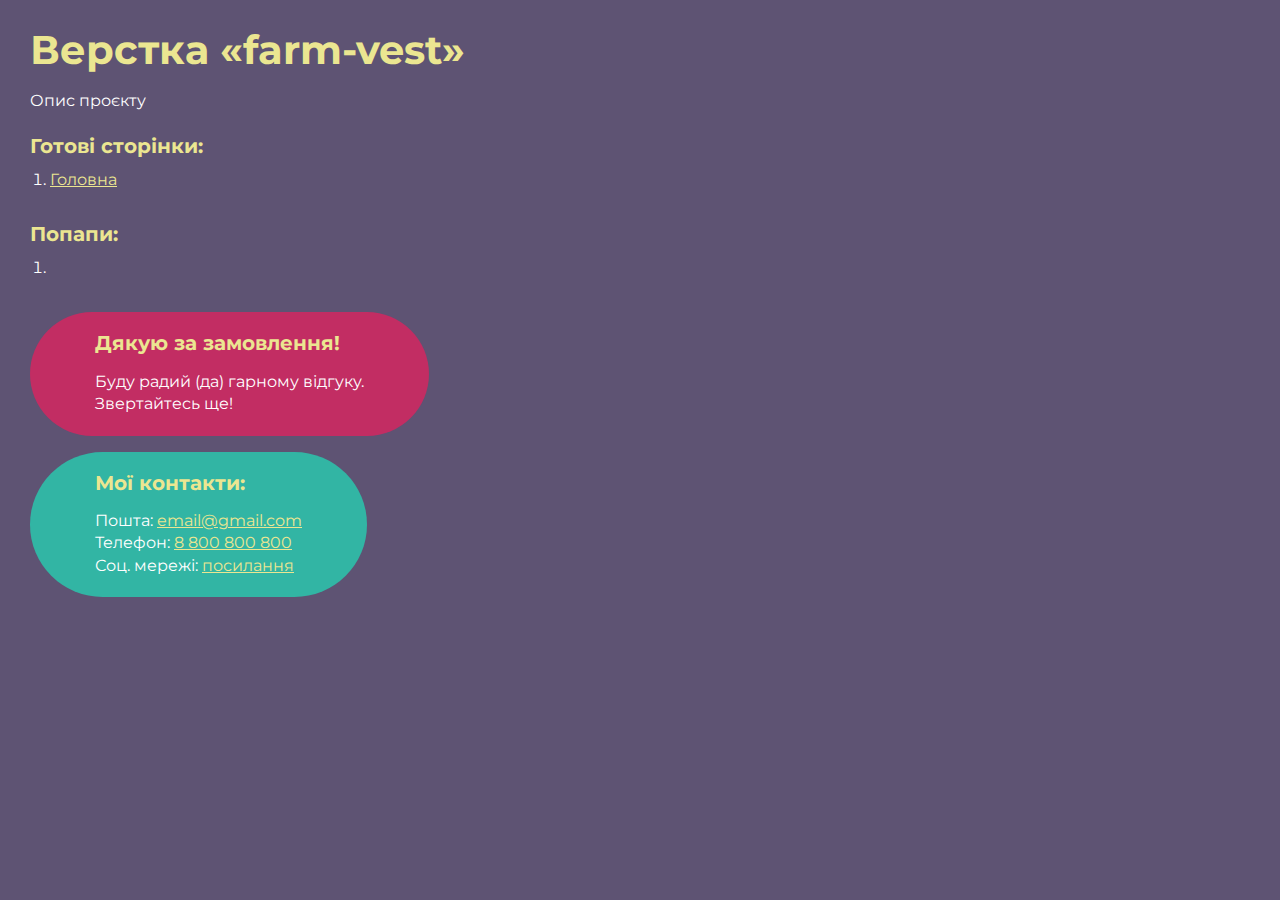
<file: index.html>
<!DOCTYPE html>
<html>

<head>
	<meta charset="UTF-8">
	<meta name="viewport" content="width=device-width, initial-scale=1.0">
	<title>Верстка «farm-vest»</title>
</head>

<body>
	<div class="rootpage">
		<h1>Верстка «farm-vest»</h1>
		<div class="rootpage__info">
			Опис проєкту
		</div>
		<h2>Готові сторінки:</h2>
		<ol class="rootpage__list">
			<li><a target="_blank" href="home.html">Головна</a></li>
		</ol>
		<h2>Попапи:</h2>
		<ol class="rootpage__list">
			<li><a target="_blank" href="home.html#"></a></li>
		</ol>
		<div class="rootpage__tnx">
			<h2>Дякую за замовлення!</h2>
			<p>Буду радий (да) гарному відгуку.</p>
			<p>Звертайтесь ще!</p>
		</div>
		<div class="rootpage__contacts">
			<h2>Мої контакти:</h2>
			<p>Пошта: <a href="mailto:email@gmail.com">email@gmail.com</a></p>
			<p>Телефон: <a href="tel:8800800800">8 800 800 800</a></p>
			<p>Соц. мережі: <a href="">посилання</a></p>
		</div>
	</div>
</body>
<style>
	@charset "UTF-8";
	@import url("https://fonts.googleapis.com/css?family=Montserrat:regular,700&display=swap");

	*,
	*::before,
	*::after {
		padding: 0px;
		margin: 0px;
		border: 0px;
		box-sizing: border-box;
	}

	html,
	body {
		height: 100%;
		margin: 0;
		padding: 0;
		min-width: 320px;
		width: 100%;
		color: #fff;
		background-color: #5e5373;
	}

	body {
		font-family: Montserrat;
		font-size: 100%;
		line-height: 1;
		font-size: 1rem;
	}

	a {
		text-decoration: underline;
		color: #ebe691
	}

	a:visited {
		text-decoration: underline;
		color: #aaa768;
	}

	a:hover {
		text-decoration: none;
	}

	ul li {
		list-style: none;
	}

	img {
		vertical-align: top;
	}

	.wrapper {
		width: 100%;
		min-height: 100%;
		overflow: hidden;
	}

	.rootpage {
		padding: 30px;
		display: flex;
		flex-direction: column;
		align-items: flex-start;
	}

	@media (max-width: 767px) {
		.rootpage {
			padding: 30px 15px;
		}
	}

	h1 {
		color: #ebe691;
		font-size: 2.5rem;
		margin: 0px 0px 1.25rem 0px;
	}

	@media (max-width: 767px) {
		h1 {
			font-size: 1.85rem;
			margin: 0px 0px 1.25rem 0px;
		}
	}

	h2 {
		color: #ebe691;
		font-size: 1.25rem;
		margin: 0px 0px 1rem 0px;
	}

	@media (max-width: 767px) {
		h2 {
			font-size: 1.125rem;
			margin: 0px 0px 1rem 0px;
		}
	}

	.rootpage__info {
		line-height: 140%;
		margin: 0px 0px 1.5rem 0px;
	}

	.rootpage__list {
		margin: 0px 0px 2.25rem 1.25rem;
	}

	.rootpage__list li:not(:last-child) {
		margin: 0px 0px 15px 0px;
	}

	.rootpage__contacts,
	.rootpage__tnx {
		border-radius: 200px;
		padding: 20px 65px;
		line-height: 140%;
	}

	@media (max-width: 767px) {

		.rootpage__contacts,
		.rootpage__tnx {
			border-radius: 40px;
			padding: 20px;
		}
	}

	.rootpage__contacts {
		background: #32b5a4;

	}

	.rootpage__contacts a {
		color: #ebe691;
	}

	.rootpage__tnx {
		background: #c22d63;
		margin: 0px 0px 1rem 0px;
	}
</style>

</html>
</file>
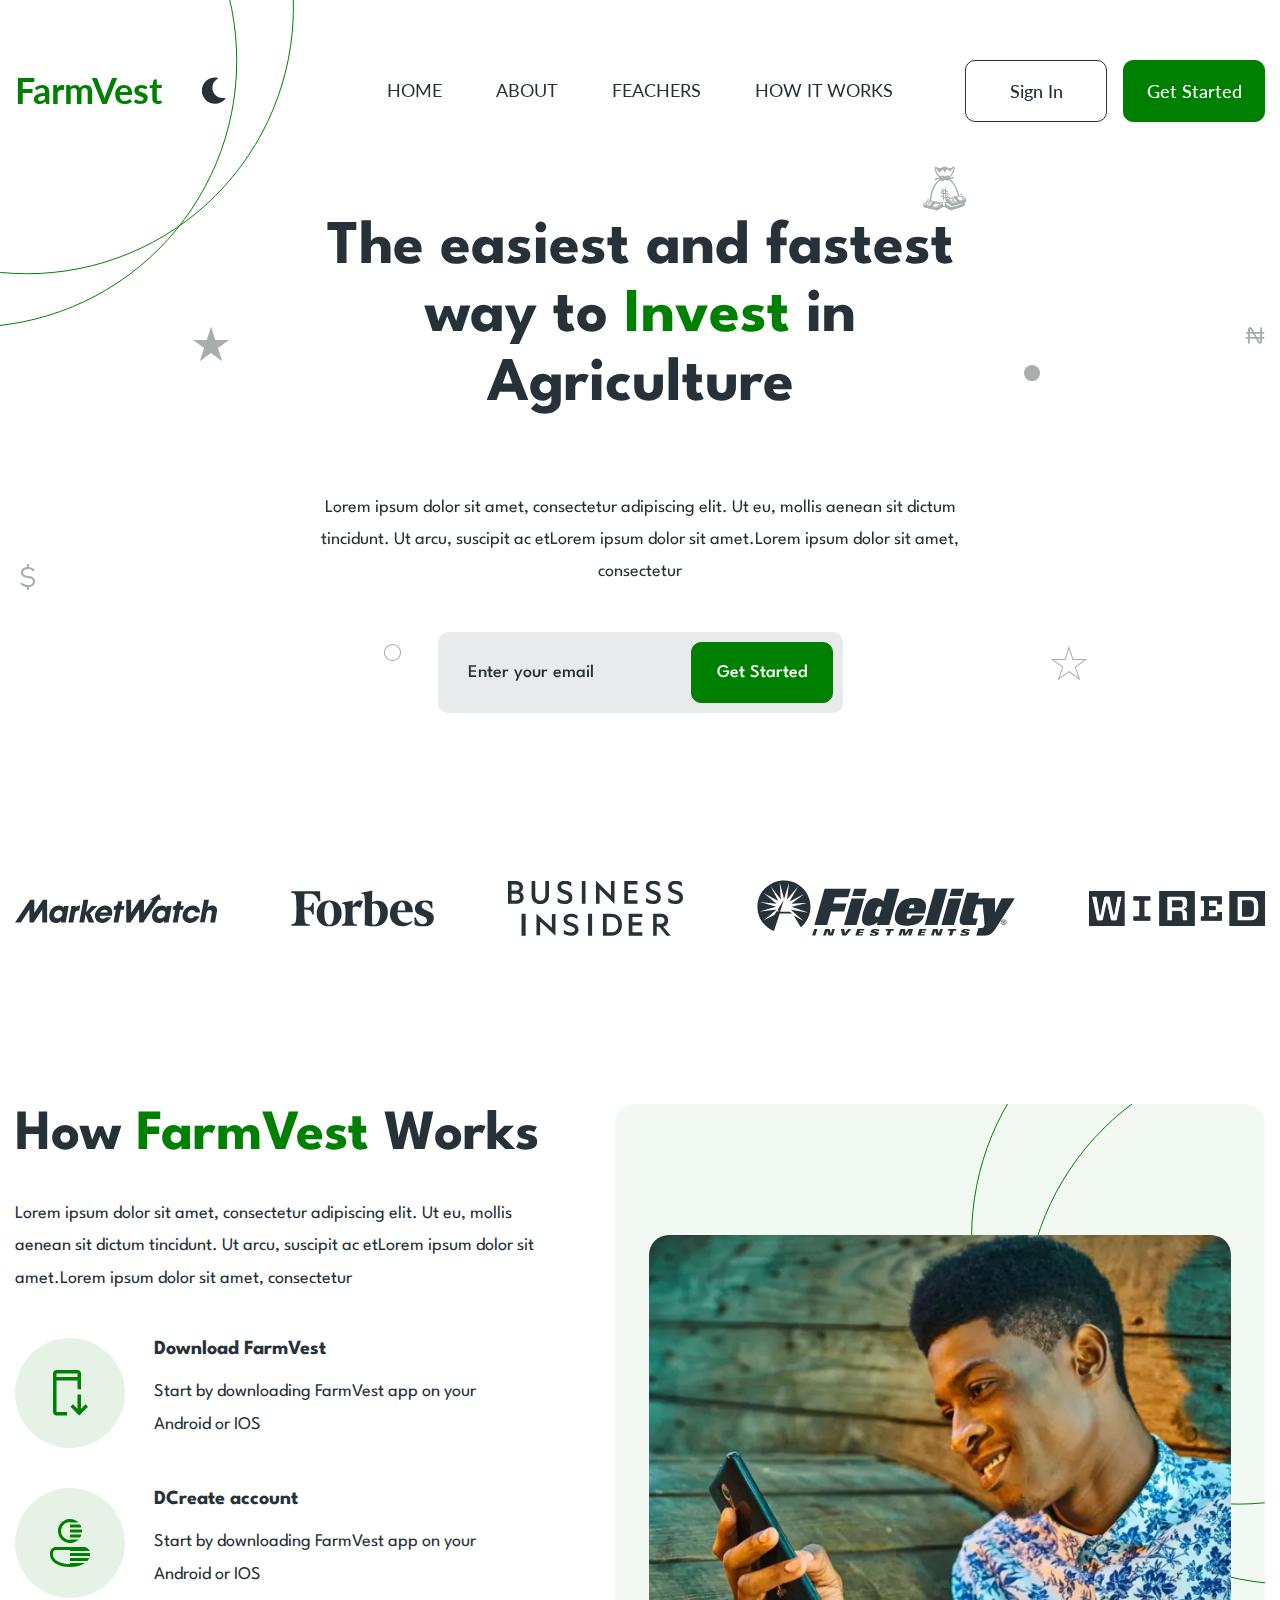
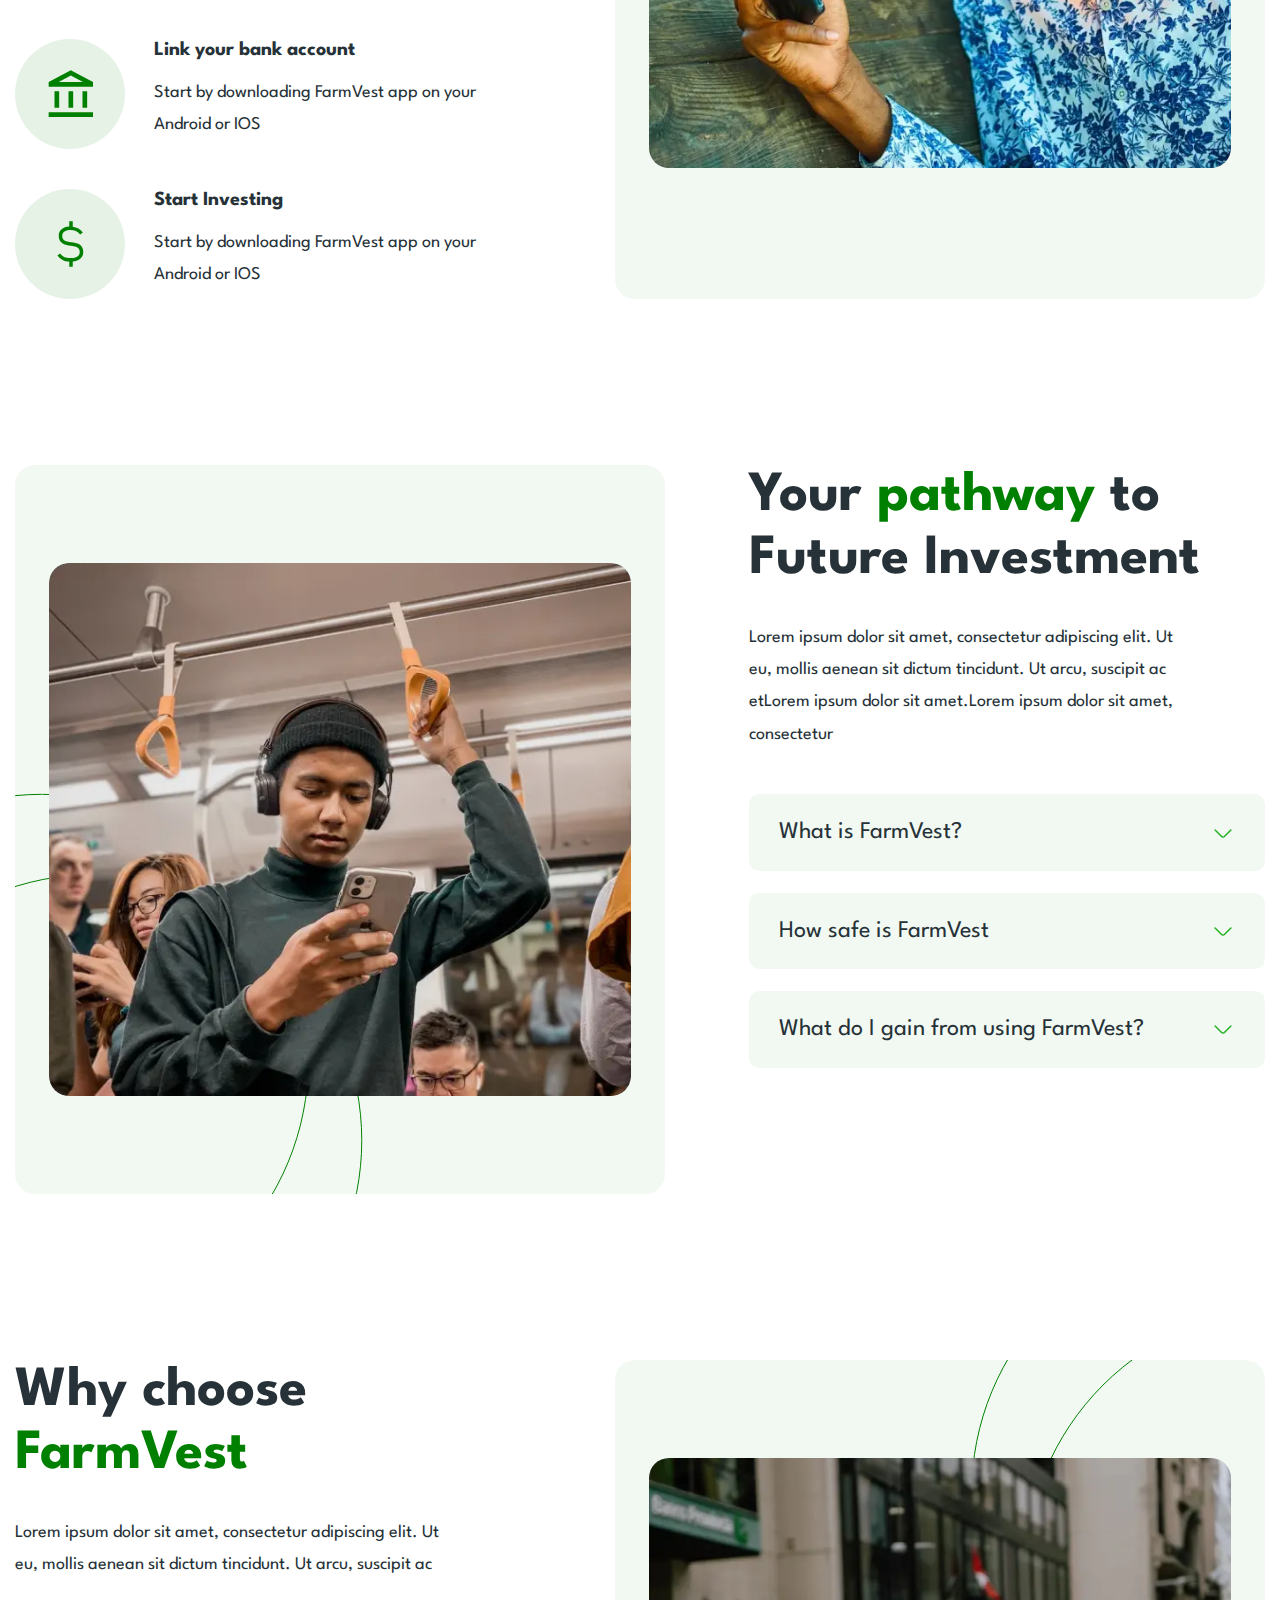
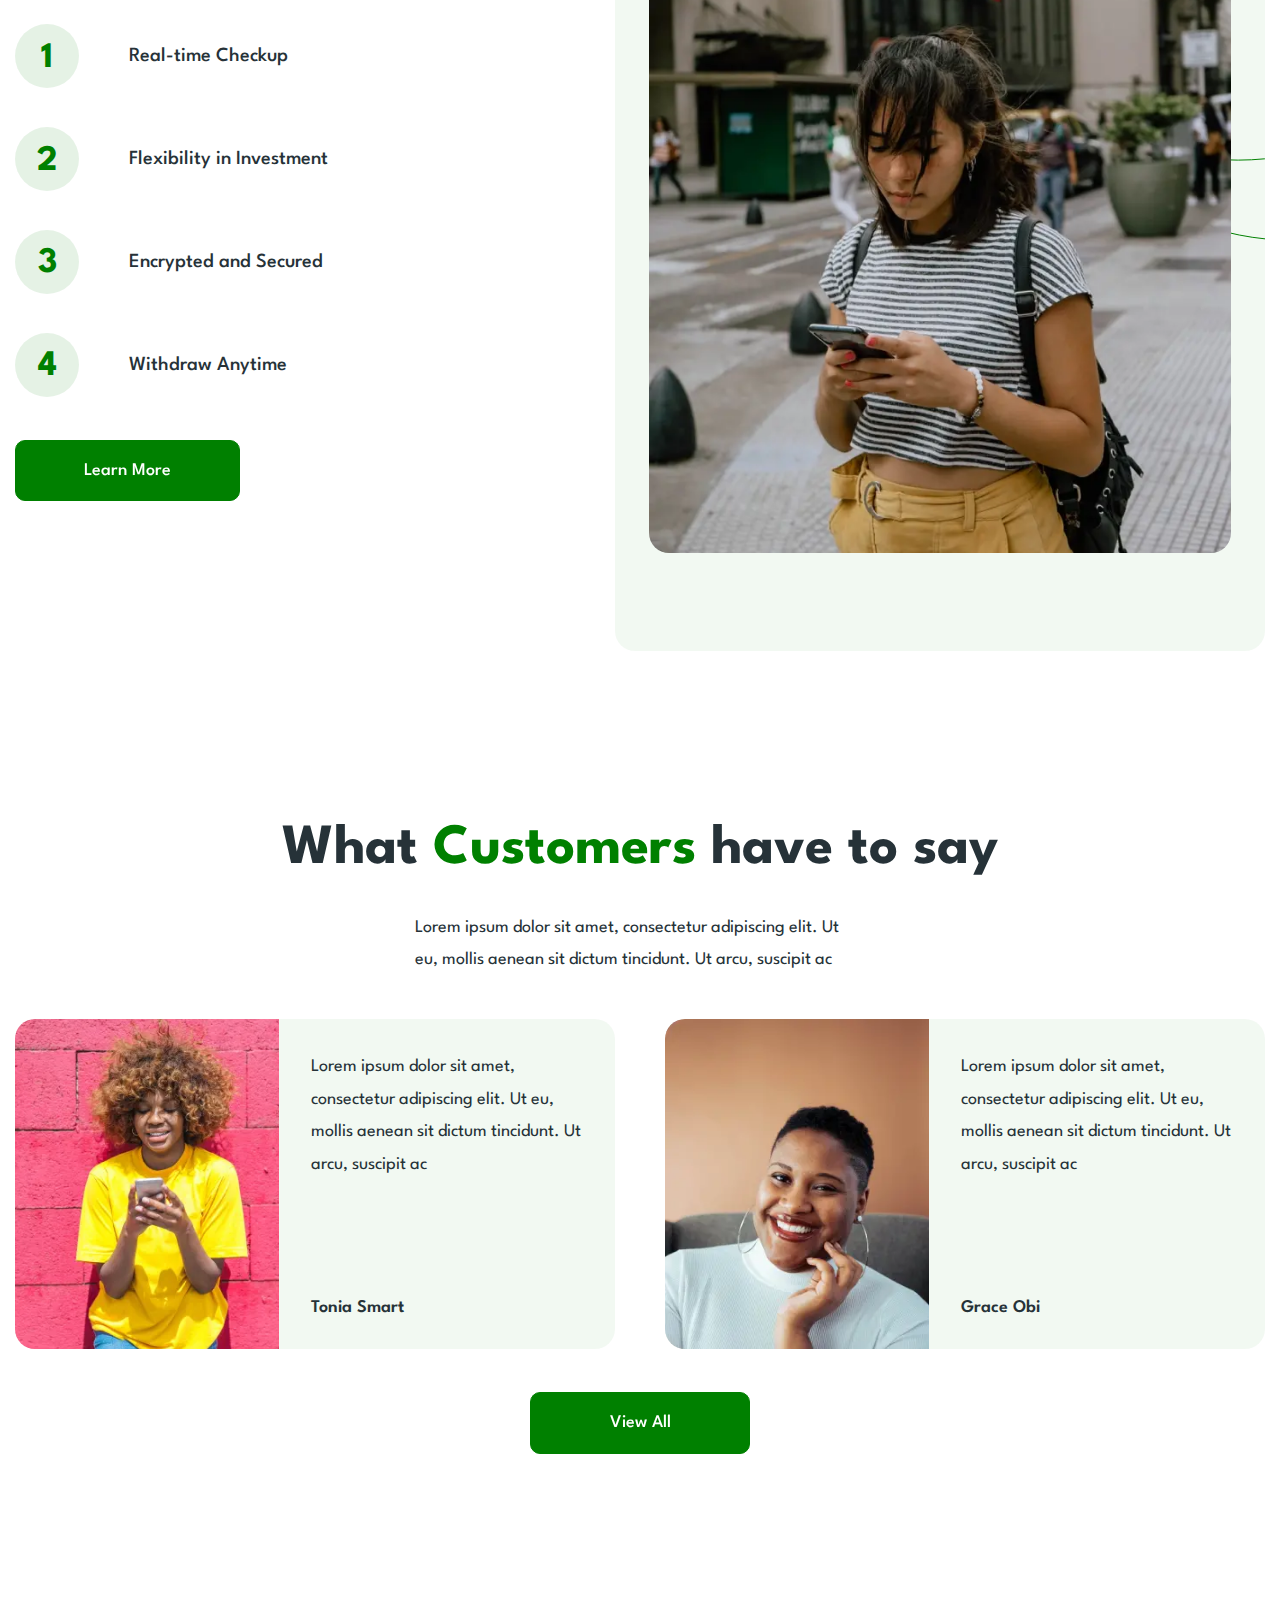
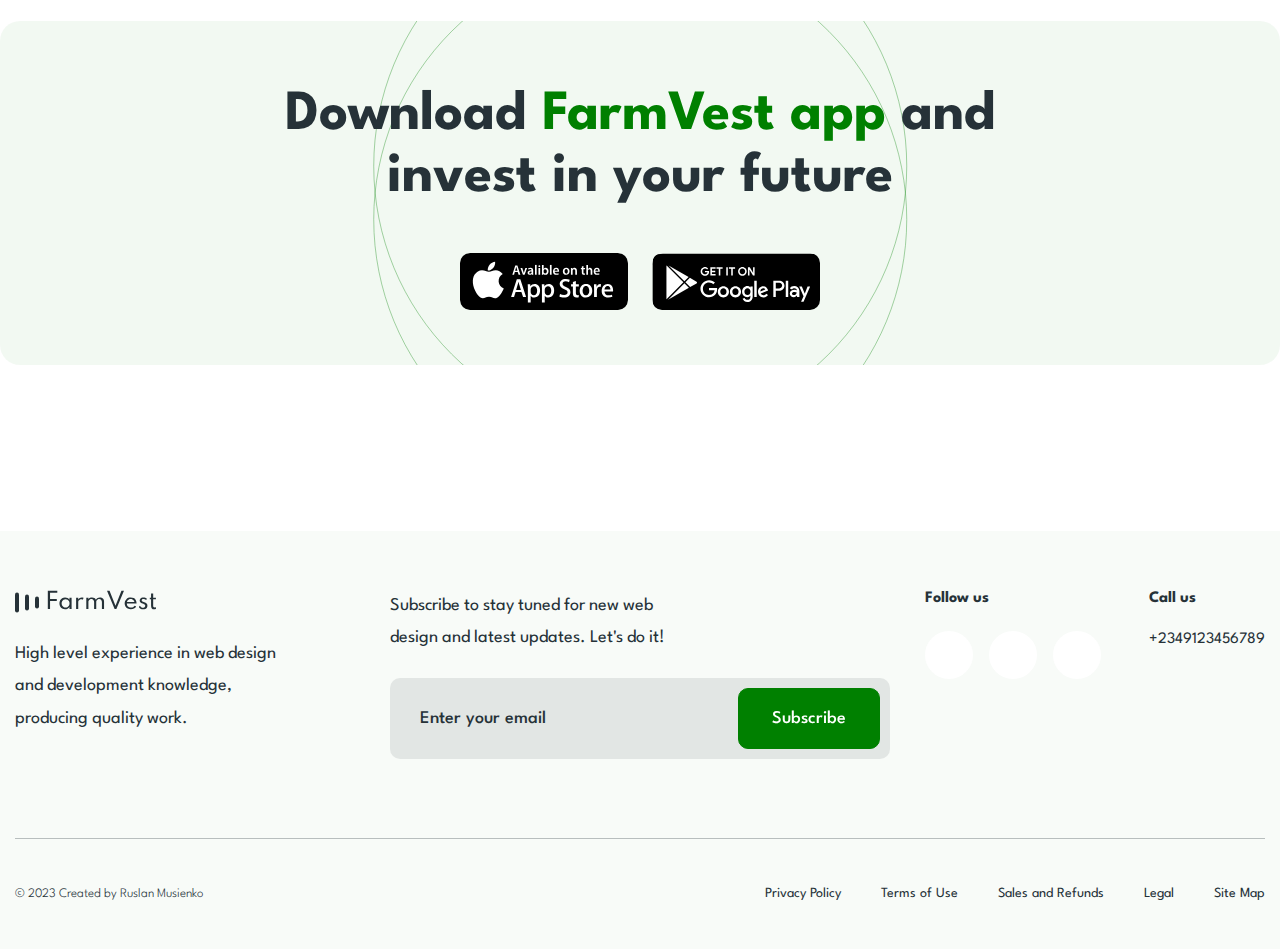
<file: home.html>
<!DOCTYPE html>
<html lang="en">

<head>
	<title>FarmVest</title>
	<meta charset="UTF-8" />
	<meta name="format-detection" content="telephone=no" />
	<!-- <style>body{opacity: 0;}</style> -->
	<link rel="stylesheet" href="css/style.min.css?_v=20230209205900" />
	<link rel="shortcut icon" href="favicon.ico" />
	<!-- <meta name="robots" content="noindex, nofollow"> -->
	<link rel="stylesheet" href="https://use.fontawesome.com/releases/v5.6.3/css/all.css?_v=20230209205900" integrity="sha384-UHRtZLI+pbxtHCWp1t77Bi1L4ZtiqrqD80Kn4Z8NTSRyMA2Fd33n5dQ8lWUE00s/" crossorigin="anonymous" />
	<meta name="viewport" content="width=device-width, initial-scale=1.0" />
</head>

<body>
	<div class="wrapper">
		<header data-lp class="header">
			<div class="header__container-big">
				<a href="home.html" class="header__logo">FarmVest</a>
				<div class="header__action">
					<button type="button" class="header__theme"></button>
					<button type="button" class="header__reset"></button>
				</div>
				<div class="header__menu menu">
					<nav class="menu__body">
						<ul class="menu__list">
							<li class="menu__item">
								<a href="#" data-goto=".page__main-block" class="menu__link">Home</a>
							</li>
							<li class="menu__item">
								<a data-goto-top="32" data-goto=".page__pathway" href="#" class="menu__link">About</a>
							</li>
							<li class="menu__item">
								<a data-goto-top="32" data-goto=".page__why" href="#" class="menu__link">Feachers</a>
							</li>
							<li class="menu__item">
								<a data-goto-top="32" data-goto=".page__how" href="#" class="menu__link">How it works</a>
							</li>
						</ul>
					</nav>
				</div>
				<div class="header__buttons">
					<a data-popup="#popup" href="#" data-da=".menu__body,991.98" class="header__button button button--lite">Sign In</a>
					<a href="#" data-goto-top="32" data-goto=".page__apps" data-da=".menu__body,991.98" class="header__button button button--h">Get Started</a>
					<button type="button" class="header__icon icon-menu">
						<span></span> <span></span> <span></span>
					</button>
				</div>
			</div>
		</header>

		<main class="page">
			<section class="page__main-block main-block">
				<div data-prlx-parent class="main-block__container-big">
					<div class="main-block__container">
						<div class="main-block__content">
							<h1 class="main-block__title title">
								The easiest and fastest way to <span>Invest</span> in
								Agriculture
							</h1>
							<div class="main-block__text">
								<p>
									Lorem ipsum dolor sit amet, consectetur adipiscing elit. Ut
									eu, mollis aenean sit dictum tincidunt. Ut arcu, suscipit ac
									etLorem ipsum dolor sit amet.Lorem ipsum dolor sit amet,
									consectetur
								</p>
							</div>
							<form action="#" class="main-block__form form">
								<input data-required="email" autocomplete="off" type="text" name="form[]" data-error="" placeholder="Enter your email" class="form__input" />
								<button type="submit" class="form__button button">
									Get Started
								</button>
							</form>
						</div>
					</div>
					<div data-prlx data-coefficient="80" data-direction="1" class="main-block__icons icons-main-block">
						<div data-prlx-mouse data-prlx-cx="600" data-prlx-cy="600" data-prlx-dyr data-prlx-dxr data-prlx-a="100" class="icons-main-block__circle icons-main-block__circle--1"></div>
						<div data-prlx-mouse data-prlx-cx="600" data-prlx-cy="600" data-prlx-a="100" class="icons-main-block__circle icons-main-block__circle--2"></div>
						<div data-prlx-mouse data-prlx-cx="10" data-prlx-cy="15" data-prlx-dxr data-prlx-dyr data-prlx-a="100" class="icons-main-block__item icons-main-block__item--1 _icon-01"></div>
						<div data-prlx-mouse data-prlx-cx="10" data-prlx-cy="15" data-prlx-a="100" class="icons-main-block__item icons-main-block__item--2 _icon-02"></div>
						<div data-prlx-mouse data-prlx-cx="10" data-prlx-cy="15" data-prlx-dxr data-prlx-dyr data-prlx-a="100" class="icons-main-block__item icons-main-block__item--3 _icon-03"></div>
						<div data-prlx-mouse data-prlx-cx="10" data-prlx-cy="15" data-prlx-a="100" class="icons-main-block__item icons-main-block__item--4 _icon-04"></div>
						<div data-prlx-mouse data-prlx-cx="10" data-prlx-cy="15" data-prlx-dxr data-prlx-dyr data-prlx-a="100" class="icons-main-block__item icons-main-block__item--5 _icon-05"></div>
						<div data-prlx-mouse data-prlx-cx="10" data-prlx-cy="15" data-prlx-a="100" class="icons-main-block__item icons-main-block__item--6 _icon-06"></div>
						<div data-prlx-mouse data-prlx-cx="10" data-prlx-cy="15" data-prlx-a="100" class="icons-main-block__item icons-main-block__item--7 _icon-07"></div>
					</div>
				</div>
			</section>
			<div class="page__partners partners">
				<div class="partners__container">
					<div class="partners__item partners__item--1"></div>
					<div class="partners__item partners__item--2"></div>
					<div class="partners__item partners__item--3"></div>
					<div class="partners__item partners__item--4"></div>
					<div class="partners__item partners__item--5"></div>
				</div>
			</div>
			<section class="page__how how">
				<div class="how__container">
					<div class="how__content">
						<h2 class="how__title title title--64">
							How <span>FarmVest</span> Works
						</h2>
						<div class="how__text">
							<p>
								Lorem ipsum dolor sit amet, consectetur adipiscing elit. Ut
								eu, mollis aenean sit dictum tincidunt. Ut arcu, suscipit ac
								etLorem ipsum dolor sit amet.Lorem ipsum dolor sit amet,
								consectetur
							</p>
						</div>
						<div class="how__items">
							<div class="how__item item-how">
								<div class="item-how__icon"></div>
								<div class="item-how__body">
									<h3 class="item-how__title">Download FarmVest</h3>
									<div class="item-how__text">
										<p>
											Start by downloading FarmVest app on your Android or IOS
										</p>
									</div>
								</div>
							</div>
							<div class="how__item item-how">
								<div class="item-how__icon"></div>
								<div class="item-how__body">
									<h3 class="item-how__title">DCreate account</h3>
									<div class="item-how__text">
										<p>
											Start by downloading FarmVest app on your Android or IOS
										</p>
									</div>
								</div>
							</div>
							<div class="how__item item-how">
								<div class="item-how__icon"></div>
								<div class="item-how__body">
									<h3 class="item-how__title">Link your bank account</h3>
									<div class="item-how__text">
										<p>
											Start by downloading FarmVest app on your Android or IOS
										</p>
									</div>
								</div>
							</div>
							<div class="how__item item-how">
								<div class="item-how__icon"></div>
								<div class="item-how__body">
									<h3 class="item-how__title">Start Investing</h3>
									<div class="item-how__text">
										<p>
											Start by downloading FarmVest app on your Android or IOS
										</p>
									</div>
								</div>
							</div>
						</div>
					</div>
					<div data-prlx-parent class="how__image image-block">
						<div data-prlx data-coefficient="80" data-direction="-1" class="image-block__item">
							<picture><source srcset="img/how/01.webp" type="image/webp"><img src="img/how/01.jpg" alt="Image" /></picture>
						</div>
						<div data-prlx-mouse data-prlx-cx="600" data-prlx-cy="600" data-prlx-a="100" class="image-block__circle image-block__circle--1"></div>
						<div data-prlx-mouse data-prlx-cx="600" data-prlx-cy="600" data-prlx-dyr data-prlx-dxr data-prlx-a="100" class="image-block__circle image-block__circle--2"></div>
					</div>
				</div>
			</section>
			<section class="page__pathway pathway">
				<div class="pathway__container">
					<div data-prlx-parent class="pathway__image image-block image-block--lb">
						<div data-prlx data-coefficient="80" data-direction="-1" class="image-block__item">
							<picture><source srcset="img/pathway/01.webp" type="image/webp"><img src="img/pathway/01.jpg" alt="Image" /></picture>
						</div>
						<div data-prlx-mouse data-prlx-cx="600" data-prlx-cy="600" data-prlx-a="100" class="image-block__circle image-block__circle--1"></div>
						<div data-prlx-mouse data-prlx-cx="600" data-prlx-cy="600" data-prlx-dyr data-prlx-dxr data-prlx-a="100" class="image-block__circle image-block__circle--2"></div>
					</div>
					<div class="pathway__content">
						<h2 class="pathway__title title title--64">
							Your <span>pathway</span> to Future Investment
						</h2>
						<div class="pathway__text">
							<p>
								Lorem ipsum dolor sit amet, consectetur adipiscing elit. Ut
								eu, mollis aenean sit dictum tincidunt. Ut arcu, suscipit ac
								etLorem ipsum dolor sit amet.Lorem ipsum dolor sit amet,
								consectetur
							</p>
						</div>
						<div data-spollers class="pathway__spollers spollers">
							<div class="spollers__item">
								<button type="button" data-spoller class="spollers__title">
									What is FarmVest?
								</button>
								<div class="spollers__body">
									Lorem, ipsum dolor sit amet consectetur adipisicing elit.
									Excepturi in deleniti cum voluptas reprehenderit veniam
									tempora voluptate id quibusdam rem?
								</div>
							</div>
							<div class="spollers__item">
								<button type="button" data-spoller class="spollers__title">
									How safe is FarmVest
								</button>
								<div class="spollers__body">
									Lorem, ipsum dolor sit amet consectetur adipisicing elit.
									Excepturi in deleniti cum voluptas reprehenderit veniam
									tempora voluptate id quibusdam rem?
								</div>
							</div>
							<div class="spollers__item">
								<button type="button" data-spoller class="spollers__title">
									What do I gain from using FarmVest?
								</button>
								<div class="spollers__body">
									Lorem, ipsum dolor sit amet consectetur adipisicing elit.
									Excepturi in deleniti cum voluptas reprehenderit veniam
									tempora voluptate id quibusdam rem?
								</div>
							</div>
						</div>
					</div>
				</div>
			</section>
			<section class="page__why why">
				<div class="why__container">
					<div class="why__content">
						<h2 class="why__title title title--64">
							Why choose <span>FarmVest</span>
						</h2>
						<div class="why__text">
							<p>
								Lorem ipsum dolor sit amet, consectetur adipiscing elit. Ut
								eu, mollis aenean sit dictum tincidunt. Ut arcu, suscipit ac
							</p>
						</div>
						<ul class="why__list">
							<li class="why__item"><span>1</span> Real-time Checkup</li>
							<li class="why__item">
								<span>2</span> Flexibility in Investment
							</li>
							<li class="why__item"><span>3</span> Encrypted and Secured</li>
							<li class="why__item"><span>4</span> Withdraw Anytime</li>
						</ul>
						<button class="why__button button">Learn More</button>
					</div>
					<div data-prlx-parent class="why__image image-block">
						<div data-prlx data-coefficient="80" data-direction="-1" class="image-block__item">
							<picture><source srcset="img/why/01.webp" type="image/webp"><img src="img/why/01.jpg" alt="Image" /></picture>
						</div>
						<div data-prlx-mouse data-prlx-cx="600" data-prlx-cy="600" data-prlx-a="100" class="image-block__circle image-block__circle--1"></div>
						<div data-prlx-mouse data-prlx-cx="600" data-prlx-cy="600" data-prlx-dyr data-prlx-dxr data-prlx-a="100" class="image-block__circle image-block__circle--2"></div>
					</div>
				</div>
			</section>
			<section class="page__reviews reviews">
				<div class="reviews__container">
					<h2 class="reviews__title title title--64">
						What <span>Customers</span> have to say
					</h2>
					<div class="reviews__text">
						<p>
							Lorem ipsum dolor sit amet, consectetur adipiscing elit. Ut eu,
							mollis aenean sit dictum tincidunt. Ut arcu, suscipit ac
						</p>
					</div>
					<div class="reviews__items">
						<div class="reviews__item item-review">
							<div class="item-review__image">
								<picture><source srcset="img/customers/01.webp" type="image/webp"><img src="img/customers/01.jpg" alt="Image" /></picture>
							</div>
							<div class="item-review__content">
								<div class="item-review__text">
									<p>
										Lorem ipsum dolor sit amet, consectetur adipiscing elit.
										Ut eu, mollis aenean sit dictum tincidunt. Ut arcu,
										suscipit ac
									</p>
								</div>
								<div class="item-review__author">Tonia Smart</div>
							</div>
						</div>
						<div class="reviews__item item-review">
							<div class="item-review__image">
								<picture><source srcset="img/customers/02.webp" type="image/webp"><img src="img/customers/02.jpg" alt="Image" /></picture>
							</div>
							<div class="item-review__content">
								<div class="item-review__text">
									<p>
										Lorem ipsum dolor sit amet, consectetur adipiscing elit.
										Ut eu, mollis aenean sit dictum tincidunt. Ut arcu,
										suscipit ac
									</p>
								</div>
								<div class="item-review__author">Grace Obi</div>
							</div>
						</div>
					</div>
					<a href="#" class="reviews__button button">View All</a>
				</div>
			</section>
			<section class="page__apps apps">
				<div class="apps__container">
					<h2 class="apps__title title title--64">
						Download <span>FarmVest app</span> and invest in your future
					</h2>
					<div class="apps__buttons">
						<a target="_blank" href="https://www.apple.com/app-store/" class="apps__link">
						</a>
						<a target="_blank" href="https://play.google.com/store/games" class="apps__link">
						</a>
					</div>
					<div class="apps__decor">
						<div data-prlx-mouse data-prlx-cx="400" data-prlx-cy="400" data-prlx-a="100" class="apps__circle apps__circle--1"></div>
						<div data-prlx-mouse data-prlx-cx="400" data-prlx-cy="400" data-prlx-dyr data-prlx-dxr data-prlx-a="100" class="apps__circle apps__circle--2"></div>
					</div>
				</div>
			</section>
		</main>
		<footer class="footer">
			<div class="footer__container-big">
				<div class="footer__body body-footer">
					<div class="body-footer__column">
						<a href="home.html" class="body-footer__logo"> </a>
						<div class="body-footer__text">
							<p>
								High level experience in web design and development knowledge,
								producing quality work.
							</p>
						</div>
					</div>
					<div class="body-footer__column">
						<div class="body-footer__text">
							<p>
								Subscribe to stay tuned for new web design and latest updates. Let's
								do it!
							</p>
						</div>
						<form action="#" class="body-footer__form form">
							<input data-required="email" autocomplete="off" type="text" name="form[]" data-error="" placeholder="Enter your email" class="form__input" />
							<button type="submit" class="form__button button">Subscribe</button>
						</form>
					</div>
					<div class="body-footer__column">
						<div class="body-footer__socail socail-body-footer">
							<div class="socail-body-footer__label">Follow us</div>
							<ul class="socail-body-footer__list">
								<li class="socail-body-footer__item">
									<a class="socail-body-footer__link" target="_blank" href="https://www.instagram.com/">
										<i class="fab fa-instagram icon"></i>
									</a>
								</li>
								<li class="socail-body-footer__item">
									<a class="socail-body-footer__link" target="_blank" href="https://www.facebook.com/"><i class="fab fa-facebook-f icon"></i></a>
								</li>
								<li class="socail-body-footer__item">
									<a class="socail-body-footer__link" target="_blank" href="https://twitter.com/"><i class="fab fa-twitter icon"></i></a>
								</li>
							</ul>
						</div>
						<div class="body-footer__callus callus-body-footer">
							<div class="callus-body-footer__label">Call us</div>
							<a class="callus-body-footer__link" href="tel:+2349123456789">+2349123456789</a>
						</div>
					</div>
				</div>
				<div class="footer__bottom bottom-footer">
					<div class="bottom-footer__copy">© 2023 Created by Ruslan Musienko</div>
					<div class="bottom-footer__items">
						<a href="#" class="bottom-footer__link">Privacy Policy</a>
						<a href="#" class="bottom-footer__link">Terms of Use</a>
						<a href="#" class="bottom-footer__link">Sales and Refunds</a>
						<a href="#" class="bottom-footer__link">Legal</a>
						<a href="#" class="bottom-footer__link">Site Map</a>
					</div>
				</div>
			</div>
		</footer>

	</div>
	<div id="popup" aria-hidden="true" class="popup">
		<div class="popup__wrapper">
			<div class="popup__content">
				<div class="popup__box">
					<div class="popup__item popup__item--1">
						<button data-close type="button" class="popup__close"></button>
						<h3 class="popup__title">SIGN IN</h3>
						<form action="#" class="popup__form form-popup">
							<div class="form-popup__line">
								<label class="form-popup__label" for="email">Email</label>
								<input id="email" required autocomplete="off" type="email" name="email" placeholder="Enter your email" class="form-popup__input" />
							</div>
							<div class="form-popup__line">
								<label class="form-popup__label" for="pass">Password</label>
								<input id="pass" required autocomplete="off" type="password" name="pass" placeholder="Enter your password" class="form-popup__input" />
							</div>
							<button type="submit" class="form-popup__button button button--popup">
								Sign In
							</button>
							<a class="form-popup__forgot">Forgot Password?</a>
						</form>
						<div class="popup__change">
							<span>Need an account?</span>
							<a class="popup__item-up">SIGN UP</a>
						</div>
					</div>
					<div class="popup__item popup__item--2">
						<button data-close type="button" class="popup__close"></button>
						<h3 class="popup__title">SIGN UP</h3>
						<form action="#" class="popup__form form-popup">
							<div class="form-popup__line">
								<label class="form-popup__label" for="email">Email</label>
								<input id="email" required autocomplete="off" type="email" name="email" placeholder="Enter your email" class="form-popup__input" />
							</div>
							<div class="form-popup__line">
								<label class="form-popup__label" for="pass">Password</label>
								<input required id="pass" autocomplete="off" type="password" name="pass" placeholder="Enter your password" class="form-popup__input" />
							</div>
							<button type="submit" class="form-popup__button button button--popup">
								Sign Up
							</button>
							<div class="form-popup__forgot">Forgot Password?</div>
						</form>
						<div class="popup__change">
							<span>Need an account?</span>
							<a class="popup__item-in">SIGN IN</a>
						</div>
					</div>
				</div>
			</div>
		</div>
	</div>
	<script src="js/app.min.js?_v=20230209205900"></script>
</body>

</html>
</file>
<file: css/style.min.css>
@charset "UTF-8";@import url(https://fonts.googleapis.com/css?family=League+Spartan:300,regular,500,600,700&display=swap);@import url(https://fonts.googleapis.com/css?family=Lato:regular,500&display=swap);@font-face{font-family:icons;font-display:swap;src:url(../fonts/icons.woff2) format("woff2"),url(../fonts/icons.woff) format("woff");font-weight:400;font-style:normal}[class*=_icon-]:before{font-family:icons;font-style:normal;font-weight:400;font-variant:normal;text-transform:none;line-height:1;-webkit-font-smoothing:antialiased;-moz-osx-font-smoothing:grayscale}[class*=_icon-]:before{display:block}._icon-01:before{content:"\e900"}._icon-02:before{content:"\e901"}._icon-03:before{content:"\e902"}._icon-04:before{content:"\e903"}._icon-05:before{content:"\e904"}._icon-06:before{content:"\e905"}._icon-07:before{content:"\e906"}._icon-facebook:before{content:"\e907"}._icon-instagram:before{content:"\e908"}._icon-twitter:before{content:"\e909"}*{padding:0;margin:0;border:0}*,:after,:before{-webkit-box-sizing:border-box;box-sizing:border-box}body,html{height:100%;min-width:320px}body{color:#263238;line-height:1;font-family:"League Spartan";font-size:1.125rem;-ms-text-size-adjust:100%;-moz-text-size-adjust:100%;-webkit-text-size-adjust:100%;-webkit-font-smoothing:antialiased;-moz-osx-font-smoothing:grayscale}button,input,textarea{font-family:"League Spartan";font-size:inherit}button{cursor:pointer;color:inherit;background-color:transparent}a{color:inherit;text-decoration:none}ul li{list-style:none}img{vertical-align:top}h1,h2,h3,h4,h5,h6{font-weight:inherit;font-size:inherit}body{color:#263238;-webkit-transition:background-color .3s,color .3s;-o-transition:background-color .3s,color .3s;transition:background-color .3s,color .3s}.dark body{color:#fff;background-color:#263238}.lock body{overflow:hidden;-ms-touch-action:none;touch-action:none;-ms-scroll-chaining:none;overscroll-behavior:none}.wrapper{min-height:100%;display:-webkit-box;display:-ms-flexbox;display:flex;-webkit-box-orient:vertical;-webkit-box-direction:normal;-ms-flex-direction:column;flex-direction:column;overflow:hidden}@supports (overflow:clip){.wrapper{overflow:clip}}.wrapper>main{-webkit-box-flex:1;-ms-flex:1 1 auto;flex:1 1 auto}.wrapper>*{min-width:0}[class*=__container]{max-width:88.75rem;-webkit-box-sizing:border-box;box-sizing:border-box;margin:0 auto}[class*=__container-big]{max-width:103.125rem;margin:0 auto;padding:0 .9375rem}body::after{content:"";background-color:rgba(0,0,0,.7);position:fixed;width:100%;height:100%;top:0;left:0;opacity:0;-webkit-transition:opacity .8s ease 0s;-o-transition:opacity .8s ease 0s;transition:opacity .8s ease 0s;pointer-events:none;z-index:149}.dark body::after{background-color:rgba(255,255,255,.4)}.popup-show body::after{opacity:1}.popup{font-family:"League Spartan";position:fixed;top:0;left:0;bottom:0;right:0;padding:1.875rem .625rem;-webkit-transition:visibility .8s ease 0s;-o-transition:visibility .8s ease 0s;transition:visibility .8s ease 0s;visibility:hidden;pointer-events:none}.popup__wrapper{display:-webkit-box;display:-ms-flexbox;display:flex;-webkit-box-orient:vertical;-webkit-box-direction:normal;-ms-flex-direction:column;flex-direction:column;-webkit-box-align:center;-ms-flex-align:center;align-items:center;min-height:100%;-webkit-box-flex:1;-ms-flex:1 1 auto;flex:1 1 auto;width:100%;display:flex;-webkit-box-pack:center;-ms-flex-pack:center;justify-content:center;align-items:center}.popup__content{width:100%;height:34.375rem;max-width:31.25rem;visibility:hidden;-webkit-transform:scale(0);-ms-transform:scale(0);transform:scale(0);-webkit-transition:-webkit-transform .3s ease 0s;transition:-webkit-transform .3s ease 0s;-o-transition:transform .3s ease 0s;transition:transform .3s ease 0s;transition:transform .3s ease 0s,-webkit-transform .3s ease 0s;background-color:transparent;-webkit-perspective:25rem;perspective:25rem;-webkit-transform-style:preserve-3d;transform-style:preserve-3d}.lock .popup__content{visibility:visible}.popup__box{position:absolute;top:0;left:0;width:100%;height:100%;-webkit-perspective:25rem;perspective:25rem;-webkit-transform-style:preserve-3d;transform-style:preserve-3d;-webkit-transition-duration:.6s;-o-transition-duration:.6s;transition-duration:.6s;background-color:transparent}.rotate .popup__box{opacity:1;-webkit-animation:form 1.2s ease forwards;animation:form 1.2s ease forwards}.rotate-2 .popup__box{opacity:1;-webkit-animation:form-2 1.2s ease forwards;animation:form-2 1.2s ease forwards}.popup__item{position:absolute;top:0;left:0;width:100%;height:100%;padding:2.5rem 1.25rem;border-radius:1.25rem;background-color:rgba(255,255,255,.8)}.dark .popup__item{background-color:rgba(38,50,56,.95)}.popup__item--1{z-index:2;-webkit-transform:rotateY(0);transform:rotateY(0);-webkit-backface-visibility:hidden;backface-visibility:hidden}.popup__item--2{-webkit-transform:rotateY(180deg);transform:rotateY(180deg);-webkit-backface-visibility:hidden;backface-visibility:hidden}.popup__close{position:absolute;top:1.25rem;right:1.25rem;width:1.875rem;height:1.875rem;overflow:hidden}.popup__close::before{content:"";position:absolute;top:50%;left:50%;width:150%;height:.125rem;background-color:#263238;-webkit-transform:translate(-50%,-50%) rotate(45deg);-ms-transform:translate(-50%,-50%) rotate(45deg);transform:translate(-50%,-50%) rotate(45deg)}.dark .popup__close::before{background-color:#fff}.popup__close::after{content:"";position:absolute;top:50%;left:50%;width:150%;height:.125rem;background-color:#263238;-webkit-transform:translate(-50%,-50%) rotate(-45deg);-ms-transform:translate(-50%,-50%) rotate(-45deg);transform:translate(-50%,-50%) rotate(-45deg)}.dark .popup__close::after{background-color:#fff}.popup__title{font-size:2.25rem;font-weight:500;color:green}.popup__title:not(:last-child){margin-bottom:1.875rem}.dark .popup__title{color:#23b123}.popup__change{width:100%;display:-webkit-box;display:-ms-flexbox;display:flex;-webkit-box-pack:center;-ms-flex-pack:center;justify-content:center;-webkit-box-align:center;-ms-flex-align:center;align-items:center;-webkit-column-gap:.9375rem;-moz-column-gap:.9375rem;column-gap:.9375rem;font-size:1.25rem}.popup__change a{font-weight:500}.popup__item-in{cursor:pointer;-webkit-touch-callout:none;-webkit-user-select:none;-moz-user-select:none;-ms-user-select:none;user-select:none}.popup__item-up{cursor:pointer;-webkit-touch-callout:none;-webkit-user-select:none;-moz-user-select:none;-ms-user-select:none;user-select:none}.popup_show{z-index:150;visibility:visible;overflow:auto;pointer-events:auto}.popup_show .popup__content{visibility:visible;-webkit-transform:scale(1);-ms-transform:scale(1);transform:scale(1)}.form-popup{display:-webkit-box;display:-ms-flexbox;display:flex;-webkit-box-orient:vertical;-webkit-box-direction:normal;-ms-flex-direction:column;flex-direction:column;row-gap:1.25rem}.form-popup__line{display:-webkit-box;display:-ms-flexbox;display:flex;-webkit-box-orient:vertical;-webkit-box-direction:normal;-ms-flex-direction:column;flex-direction:column;row-gap:.3125rem}.form-popup__label{font-size:1.375rem}.form-popup__input{padding:1.3125rem .9375rem;border-radius:.625rem;outline:0;border-radius:.625rem;-webkit-transition-duration:.15s;-o-transition-duration:.15s;transition-duration:.15s;font-size:1.25rem}._form-error .form-popup__input{color:red}.form-popup__input::-webkit-input-placeholder{color:#263238}.form-popup__input::-moz-placeholder{color:#263238}.form-popup__input:-ms-input-placeholder{color:#263238}.form-popup__input::-ms-input-placeholder{color:#263238}.form-popup__input::placeholder{color:#263238}._form-error .form-popup__input::-webkit-input-placeholder{color:red}._form-error .form-popup__input::-moz-placeholder{color:red}._form-error .form-popup__input:-ms-input-placeholder{color:red}._form-error .form-popup__input::-ms-input-placeholder{color:red}._form-error .form-popup__input::placeholder{color:red}.form-popup__input:focus{-webkit-box-shadow:inset 0 0 .625rem green;box-shadow:inset 0 0 .625rem green}.dark .form-popup__input:focus{-webkit-box-shadow:inset 0 0 .625rem #23b123;box-shadow:inset 0 0 .625rem #23b123}.form-popup__input:valid{-webkit-box-shadow:inset 0 0 .625rem green;box-shadow:inset 0 0 .625rem green}.dark .form-popup__input:valid{-webkit-box-shadow:inset 0 0 .625rem #23b123;box-shadow:inset 0 0 .625rem #23b123}.form-popup__input:focus::-webkit-input-placeholder{font-size:0}.form-popup__input:focus::-moz-placeholder{font-size:0}.form-popup__input:focus:-ms-input-placeholder{font-size:0}.form-popup__input:focus::-ms-input-placeholder{font-size:0}.form-popup__input:focus::placeholder{font-size:0}.form-popup__button{margin-top:2.5rem}.form-popup__forgot{cursor:pointer;-ms-flex-item-align:end;align-self:flex-end;display:inline-block;margin-bottom:1.875rem;-webkit-touch-callout:none;-webkit-user-select:none;-moz-user-select:none;-ms-user-select:none;user-select:none}.button--popup{height:3.75rem;background-color:green}.dark .button--popup{background-color:#23b123}@-webkit-keyframes form{0%{-webkit-transform:translateZ(0) rotateY(0);transform:translateZ(0) rotateY(0)}25%{-webkit-transform:translateZ(-200px) rotateY(0);transform:translateZ(-200px) rotateY(0)}75%{-webkit-transform:translateZ(-200px) rotateY(180deg);transform:translateZ(-200px) rotateY(180deg)}100%{-webkit-transform:translateZ(0) rotateY(180deg);transform:translateZ(0) rotateY(180deg)}}@keyframes form{0%{-webkit-transform:translateZ(0) rotateY(0);transform:translateZ(0) rotateY(0)}25%{-webkit-transform:translateZ(-200px) rotateY(0);transform:translateZ(-200px) rotateY(0)}75%{-webkit-transform:translateZ(-200px) rotateY(180deg);transform:translateZ(-200px) rotateY(180deg)}100%{-webkit-transform:translateZ(0) rotateY(180deg);transform:translateZ(0) rotateY(180deg)}}@-webkit-keyframes form-2{0%{-webkit-transform:translateZ(0) rotateY(180deg);transform:translateZ(0) rotateY(180deg)}25%{-webkit-transform:translateZ(-200px) rotateY(180deg);transform:translateZ(-200px) rotateY(180deg)}75%{-webkit-transform:translateZ(-200px) rotateY(0);transform:translateZ(-200px) rotateY(0)}100%{-webkit-transform:translateZ(0) rotateY(0);transform:translateZ(0) rotateY(0)}}@keyframes form-2{0%{-webkit-transform:translateZ(0) rotateY(180deg);transform:translateZ(0) rotateY(180deg)}25%{-webkit-transform:translateZ(-200px) rotateY(180deg);transform:translateZ(-200px) rotateY(180deg)}75%{-webkit-transform:translateZ(-200px) rotateY(0);transform:translateZ(-200px) rotateY(0)}100%{-webkit-transform:translateZ(0) rotateY(0);transform:translateZ(0) rotateY(0)}}[class*=-ibg]{position:relative}[class*=-ibg] img{position:absolute;width:100%;height:100%;top:0;left:0;-o-object-fit:cover;object-fit:cover}[class*=-ibg_contain] img{-o-object-fit:contain;object-fit:contain}.button{display:-webkit-inline-box;display:-ms-inline-flexbox;display:inline-flex;-webkit-box-pack:center;-ms-flex-pack:center;justify-content:center;-webkit-box-align:center;-ms-flex-align:center;align-items:center;overflow:hidden;min-width:8.875rem;border-radius:.625rem;font-weight:500;border:.0625rem solid green;background-color:green;color:#fff;padding-left:.9375rem;padding-right:.9375rem;-webkit-transition:all .3s ease 0s;-o-transition:all .3s ease 0s;transition:all .3s ease 0s;position:relative;vertical-align:middle;-webkit-transform:perspective(.0625rem) translateZ(0);transform:perspective(.0625rem) translateZ(0);-webkit-box-shadow:0 0 .0625rem transparent;box-shadow:0 0 .0625rem transparent}.button::before{content:"";position:absolute;z-index:-1;top:0;left:0;right:0;bottom:0;background:#fff;border-radius:100%;-webkit-transform:scale(0);-ms-transform:scale(0);transform:scale(0);-webkit-transition-property:transform;-webkit-transition-property:-webkit-transform;transition-property:-webkit-transform;-o-transition-property:transform;transition-property:transform;transition-property:transform,-webkit-transform;-webkit-transition-duration:.3s;-o-transition-duration:.3s;transition-duration:.3s;-webkit-transition-timing-function:ease-out;-o-transition-timing-function:ease-out;transition-timing-function:ease-out}.button::after{content:"";position:absolute;z-index:-1;top:0;left:0;right:0;bottom:0;background:#263238;border-radius:100%;-webkit-transform:scale(0);-ms-transform:scale(0);transform:scale(0);-webkit-transition-property:transform;-webkit-transition-property:-webkit-transform;transition-property:-webkit-transform;-o-transition-property:transform;transition-property:transform;transition-property:transform,-webkit-transform;-webkit-transition-duration:.3s;-o-transition-duration:.3s;transition-duration:.3s;-webkit-transition-timing-function:ease-out;-o-transition-timing-function:ease-out;transition-timing-function:ease-out}.dark .button{border:.0625rem solid #23b123;background-color:#23b123}.dark .button::before{background:#263238}.menu-open .button{border:.0625rem solid #23b123;background-color:#23b123}.button--lite{border:.0625rem solid #263238;background-color:#fff;color:#263238}.button--lite::before{background:#263238}.menu-open .button--lite{border:.0625rem solid #fff;background-color:#fff}.dark .button--lite{border:.0625rem solid #fff;background-color:#263238;color:#fff}.dark .button--lite::before{background:#fff}.dark.menu-open .button--lite{border:.0625rem solid #263238;color:#263238;background-color:#fff}.dark.menu-open .button--h{border:.0625rem solid green;background-color:green;color:#fff}.title{font-weight:700;line-height:1.1;text-align:center}.title span{color:green}.dark .title span{color:#23b123}.title--64{text-align:left}.image-block{display:-webkit-box;display:-ms-flexbox;display:flex;-webkit-box-pack:center;-ms-flex-pack:center;justify-content:center;-webkit-box-align:center;-ms-flex-align:center;align-items:center;background:rgba(0,128,0,.05);border-radius:1.25rem;position:relative;overflow:hidden}.dark .image-block{background:rgba(255,255,255,.05)}.image-block__item{position:relative;z-index:2;border-radius:1.25rem;overflow:hidden}.image-block__item img{max-width:100%}.image-block__circle{position:absolute;top:0;left:0;width:100%;height:100%}.image-block__circle::before{content:"";pointer-events:none;position:absolute;z-index:1;top:0;right:0;display:block;border-radius:50%;border:.0625rem solid green}.dark .image-block__circle::before{border:.0625rem solid #fff}.image-block--lb .image-block__circle::before{left:0;top:100%}.image-block__circle--1::before{-webkit-transform:translate(45%,-25%);-ms-transform:translate(45%,-25%);transform:translate(45%,-25%)}.image-block--lb .image-block__circle--1::before{-webkit-transform:translate(-35%,-60%);-ms-transform:translate(-35%,-60%);transform:translate(-35%,-60%)}.image-block__circle--2::before{-webkit-transform:translate(55%,-10%);-ms-transform:translate(55%,-10%);transform:translate(55%,-10%)}.image-block--lb .image-block__circle--2::before{-webkit-transform:translate(-45%,-75%);-ms-transform:translate(-45%,-75%);transform:translate(-45%,-75%)}.header{position:fixed;top:0;left:0;width:100%;z-index:50;font-family:Lato;-webkit-transition:background-color .3s ease;-o-transition:background-color .3s ease;transition:background-color .3s ease}.header._header-scroll{background-color:rgba(255,255,255,.85)}.dark .header._header-scroll{background-color:rgba(0,0,0,.85)}.header__container-big{display:-webkit-box;display:-ms-flexbox;display:flex;-webkit-box-align:center;-ms-flex-align:center;align-items:center;-webkit-box-pack:justify;-ms-flex-pack:justify;justify-content:space-between;position:relative;-webkit-transition-duration:.3s;-o-transition-duration:.3s;transition-duration:.3s}._header-scroll .header__container-big{padding-top:.9375rem;padding-bottom:.9375rem}.header__logo{position:relative;padding:.3125rem .625rem;margin-left:-.625rem;z-index:15;font-family:Lato;font-weight:700;line-height:1.2;color:green;-webkit-transition:all .3s ease 0s;-o-transition:all .3s ease 0s;transition:all .3s ease 0s;position:relative}.dark .header__logo{color:#23b123}.dark.menu-open .header__logo{color:green}.menu-open .header__logo{color:#23b123}.header__menu{-webkit-box-flex:1;-ms-flex:1 1 auto;flex:1 1 auto;padding:0 .9375rem}.header__action{position:absolute;top:50%;left:12.5rem;-webkit-transform:translate(0,-48%);-ms-transform:translate(0,-48%);transform:translate(0,-48%)}.header__theme{width:1.875rem;height:1.875rem;-webkit-box-flex:0;-ms-flex:0 0 1.875rem;flex:0 0 1.875rem;cursor:pointer;background:url(../img/theme/moon.svg) 0 0/100% no-repeat;position:relative;z-index:2}.dark .header__theme{background:url(../img/theme/sun.svg) 0 0/100% no-repeat}.header__reset{opacity:0;visibility:hidden}.header__reset.active{opacity:1;visibility:visible}.header__buttons{position:relative;z-index:15;display:-webkit-box;display:-ms-flexbox;display:flex;-webkit-box-align:center;-ms-flex-align:center;align-items:center;-webkit-column-gap:1rem;-moz-column-gap:1rem;column-gap:1rem}.dark ._header-scroll .header__button:nth-child(1){background-color:rgba(0,0,0,0)}.dark .header__button:nth-child(2)::before{background:#263238}.header__button:nth-child(2) ._header-scroll::before,.white .header__button:nth-child(2)::before{background:#fff}.menu{display:-webkit-box;display:-ms-flexbox;display:flex;-webkit-box-align:center;-ms-flex-align:center;align-items:center;-webkit-box-pack:center;-ms-flex-pack:center;justify-content:center}.menu__list{display:-webkit-box;display:-ms-flexbox;display:flex;-ms-flex-wrap:wrap;flex-wrap:wrap;row-gap:.625rem}.menu__link{font-weight:400;line-height:1.2;-webkit-transition:color .3s ease 0s;-o-transition:color .3s ease 0s;transition:color .3s ease 0s;text-transform:uppercase;position:relative;padding:.3125rem .625rem}.icon-menu{display:none}.footer{background:rgba(242,248,242,.5);-webkit-transition-duration:.3s;-o-transition-duration:.3s;transition-duration:.3s}.dark .footer{background:rgba(53,64,70,.5)}.footer__container-big{display:-webkit-box;display:-ms-flexbox;display:flex;-webkit-box-orient:vertical;-webkit-box-direction:normal;-ms-flex-direction:column;flex-direction:column}.body-footer{display:-ms-grid;display:grid;-ms-grid-columns:1fr 31.25rem 1fr;grid-template-columns:1fr 31.25rem 1fr;-webkit-column-gap:1.875rem;-moz-column-gap:1.875rem;column-gap:1.875rem}.body-footer__column:nth-child(3){display:-webkit-box;display:-ms-flexbox;display:flex;-webkit-box-pack:end;-ms-flex-pack:end;justify-content:flex-end;-webkit-column-gap:3rem;-moz-column-gap:3rem;column-gap:3rem}.body-footer__logo{width:8.9375rem;height:1.5625rem;background-image:url(../img/logo-footer.svg);display:block;-webkit-transition-duration:.3s;-o-transition-duration:.3s;transition-duration:.3s}.dark .body-footer__logo{background-image:url(../img/logo-footer-dark.svg)}.body-footer__logo img{max-width:100%}.body-footer__text{max-width:18.125rem;line-height:1.8}.socail-body-footer{display:-webkit-box;display:-ms-flexbox;display:flex;-webkit-box-orient:vertical;-webkit-box-direction:normal;-ms-flex-direction:column;flex-direction:column}.socail-body-footer__label{font-weight:700;font-size:1rem;line-height:1.1}.socail-body-footer__list{display:-webkit-box;display:-ms-flexbox;display:flex;-webkit-box-pack:justify;-ms-flex-pack:justify;justify-content:space-between;-webkit-box-align:center;-ms-flex-align:center;align-items:center;-webkit-column-gap:1rem;-moz-column-gap:1rem;column-gap:1rem}.socail-body-footer__link{width:3rem;height:3rem;background-color:#fff;text-align:center;line-height:3rem;font-size:1.75rem;display:block;border-radius:50%;position:relative;overflow:hidden;border:.1875rem solid #fff;z-index:1}.socail-body-footer__link::before{content:"";position:absolute;top:100%;left:0;width:100%;height:100%;background-color:green;-webkit-transition:.5s;-o-transition:.5s;transition:.5s;z-index:2}.dark .socail-body-footer__link::before{background-color:#23b123}.icon{position:relative;color:green;-webkit-transition:.5s;-o-transition:.5s;transition:.5s;z-index:3}.dark .icon{color:#23b123}.callus-body-footer{display:-webkit-box;display:-ms-flexbox;display:flex;-webkit-box-orient:vertical;-webkit-box-direction:normal;-ms-flex-direction:column;flex-direction:column}.callus-body-footer__label{font-weight:700;font-size:1rem;line-height:1.1}.callus-body-footer__link{font-size:1rem;line-height:1.15;-webkit-transition-duration:.3s;-o-transition-duration:.3s;transition-duration:.3s}.bottom-footer{border-top:.0625rem solid rgba(38,50,56,.3);display:-webkit-box;display:-ms-flexbox;display:flex;-webkit-box-align:center;-ms-flex-align:center;align-items:center;-webkit-box-pack:justify;-ms-flex-pack:justify;justify-content:space-between;-webkit-column-gap:1.25rem;-moz-column-gap:1.25rem;column-gap:1.25rem}.bottom-footer__copy{font-weight:300;font-size:.8125rem;line-height:1.1}.bottom-footer__items{display:-webkit-box;display:-ms-flexbox;display:flex;-ms-flex-wrap:wrap;flex-wrap:wrap;-webkit-column-gap:2.5rem;-moz-column-gap:2.5rem;column-gap:2.5rem}.bottom-footer__link{font-size:.875rem;line-height:1.1;-webkit-transition-duration:.3s;-o-transition-duration:.3s;transition-duration:.3s}.main-block{position:relative;z-index:3}.main-block__container-big{position:relative;z-index:2;-webkit-perspective:25rem;perspective:25rem;-webkit-transform-style:preserve-3d;transform-style:preserve-3d}.main-block__content{position:relative;z-index:2;display:-webkit-box;display:-ms-flexbox;display:flex;-webkit-box-orient:vertical;-webkit-box-direction:normal;-ms-flex-direction:column;flex-direction:column;-webkit-box-align:center;-ms-flex-align:center;align-items:center}.main-block__title{max-width:46.25rem;margin:0 auto}.main-block__text{text-align:center;font-size:1.125rem;line-height:1.8;max-width:40.625rem;margin:0 auto}.form{display:-webkit-box;display:-ms-flexbox;display:flex;-webkit-column-gap:.625rem;-moz-column-gap:.625rem;column-gap:.625rem;max-width:33.125rem;background-color:rgba(38,50,56,.1019607843);border-radius:.625rem;padding:.625rem}.dark .form{background-color:#fff}.form__input{font-weight:500;-webkit-box-flex:1;-ms-flex:1 1 auto;flex:1 1 auto;padding:1.1875rem 1.25rem;background-color:transparent;outline:0;border-radius:.625rem;-webkit-transition-duration:.15s;-o-transition-duration:.15s;transition-duration:.15s}._form-error .form__input{color:red}.form__input::-webkit-input-placeholder{color:#263238}.form__input::-moz-placeholder{color:#263238}.form__input:-ms-input-placeholder{color:#263238}.form__input::-ms-input-placeholder{color:#263238}.form__input::placeholder{color:#263238}._form-error .form__input::-webkit-input-placeholder{color:red}._form-error .form__input::-moz-placeholder{color:red}._form-error .form__input:-ms-input-placeholder{color:red}._form-error .form__input::-ms-input-placeholder{color:red}._form-error .form__input::placeholder{color:red}.form__input:focus{-webkit-box-shadow:inset 0 0 .3125rem rgba(38,50,56,.5);box-shadow:inset 0 0 .3125rem rgba(38,50,56,.5)}.form__input:focus::-webkit-input-placeholder{font-size:0}.form__input:focus::-moz-placeholder{font-size:0}.form__input:focus:-ms-input-placeholder{font-size:0}.form__input:focus::-ms-input-placeholder{font-size:0}.form__input:focus::placeholder{font-size:0}.form__button::before{background-color:#fff}.dark .form__button::before{background-color:#fff}.icons-main-block{position:absolute;top:0;left:0;width:100%;height:100%;pointer-events:none}.icons-main-block__circle{pointer-events:none;position:absolute;z-index:1;top:0;left:0}.icons-main-block__circle::before{content:"";display:block;border-radius:50%;border:.0625rem solid green;width:100%;height:100%}.dark .icons-main-block__circle::before{border:.0625rem solid #fff}.icons-main-block__circle--1::before{-webkit-transform:translate(calc(-50% - 1.875rem),-40%);-ms-transform:translate(calc(-50% - 1.875rem),-40%);transform:translate(calc(-50% - 1.875rem),-40%)}.icons-main-block__circle--2::before{-webkit-transform:translate(-45%,-50%);-ms-transform:translate(-45%,-50%);transform:translate(-45%,-50%)}.icons-main-block__item{color:#a8adb0;pointer-events:none;position:absolute;z-index:3}.dark .icons-main-block__item{color:#fff}.icons-main-block__item--1{top:70%;left:.9375rem;font-size:1.625rem}.icons-main-block__item--2{top:40%;left:15%;font-size:2.375rem}.icons-main-block__item--3{top:80%;left:30%;font-size:1.0625rem}.icons-main-block__item--4{top:20%;left:72%;font-size:2.8125rem}.icons-main-block__item--5{top:45%;left:80%;font-size:1rem}.icons-main-block__item--6{top:80%;left:82%;font-size:2.375rem}.icons-main-block__item--7{top:40%;right:.9375rem;font-size:1.25rem}.partners__container{padding-left:.9375rem;padding-right:.9375rem;display:-webkit-box;display:-ms-flexbox;display:flex;-ms-flex-wrap:wrap;flex-wrap:wrap;-webkit-box-pack:justify;-ms-flex-pack:justify;justify-content:space-between;-webkit-box-align:center;-ms-flex-align:center;align-items:center;-webkit-column-gap:1.875rem;-moz-column-gap:1.875rem;column-gap:1.875rem;row-gap:1.5625rem}.partners__item{text-align:center;background-repeat:no-repeat;background-position:center;background-size:contain;-webkit-transition-duration:.3s;-o-transition-duration:.3s;transition-duration:.3s}.partners__item--1{width:12.6275rem;height:1.809375rem;background-image:url(../img/partners/white/01.svg)}.dark .partners__item--1{background-image:url(../img/partners/dark/01.svg)}.partners__item--2{width:9.0625rem;height:2.953125rem;background-image:url(../img/partners/white/02.svg)}.dark .partners__item--2{background-image:url(../img/partners/dark/02.svg)}.partners__item--3{width:10.9375rem;height:3.398125rem;background-image:url(../img/partners/white/03.svg)}.dark .partners__item--3{background-image:url(../img/partners/dark/03.svg)}.partners__item--4{width:16.25rem;height:3.640625rem;background-image:url(../img/partners/white/04.svg)}.dark .partners__item--4{background-image:url(../img/partners/dark/04.svg)}.partners__item--5{width:11rem;height:2.1875rem;background-image:url(../img/partners/white/05.svg)}.dark .partners__item--5{background-image:url(../img/partners/dark/05.svg)}.how__container{padding-left:.9375rem;padding-right:.9375rem;display:-webkit-box;display:-ms-flexbox;display:flex}.how__content{-webkit-box-flex:0;-ms-flex:0 1 48%;flex:0 1 48%;padding-right:.9375rem}.how__title{max-width:34.375rem}.how__text{line-height:1.8;max-width:34.375rem}.how__items{display:-webkit-box;display:-ms-flexbox;display:flex;-webkit-box-orient:vertical;-webkit-box-direction:normal;-ms-flex-direction:column;flex-direction:column}.how__image{-webkit-box-flex:0;-ms-flex:0 1 52%;flex:0 1 52%}.item-how{display:-webkit-box;display:-ms-flexbox;display:flex}.item-how:nth-child(1) .item-how__icon::before{background-image:url(../img/how/icons/white/01.svg);background-repeat:no-repeat;background-position:center}.dark .item-how:nth-child(1) .item-how__icon::before{background-image:url(../img/how/icons/dark/01.svg)}.item-how:nth-child(2) .item-how__icon::before{background-image:url(../img/how/icons/white/02.svg);background-repeat:no-repeat;background-position:center}.dark .item-how:nth-child(2) .item-how__icon::before{background-image:url(../img/how/icons/dark/02.svg)}.item-how:nth-child(3) .item-how__icon::before{background-image:url(../img/how/icons/white/03.svg);background-repeat:no-repeat;background-position:center}.dark .item-how:nth-child(3) .item-how__icon::before{background-image:url(../img/how/icons/dark/03.svg)}.item-how:nth-child(4) .item-how__icon::before{background-image:url(../img/how/icons/white/04.svg);background-repeat:no-repeat;background-position:center}.dark .item-how:nth-child(4) .item-how__icon::before{background-image:url(../img/how/icons/dark/04.svg)}.item-how__icon{-webkit-box-flex:0;-ms-flex:0 0 6.875rem;flex:0 0 6.875rem;width:6.875rem;height:6.875rem;border-radius:50%;background-color:rgba(0,128,0,.1);display:-webkit-box;display:-ms-flexbox;display:flex;-webkit-box-pack:center;-ms-flex-pack:center;justify-content:center;-webkit-box-align:center;-ms-flex-align:center;align-items:center;position:relative}.item-how__icon::before{content:"";position:absolute;top:0;left:0;width:100%;height:100%;border-radius:50%;-webkit-transition-duration:.3s;-o-transition-duration:.3s;transition-duration:.3s}.item-how__body{display:-webkit-box;display:-ms-flexbox;display:flex;-webkit-box-orient:vertical;-webkit-box-direction:normal;-ms-flex-direction:column;flex-direction:column;row-gap:1rem}.item-how__title{font-weight:700;font-size:1.25rem;line-height:1.1}.item-how__text{line-height:1.8;max-width:21.875rem}.pathway__container{padding-left:.9375rem;padding-right:.9375rem;display:-webkit-box;display:-ms-flexbox;display:flex}.pathway__image{-webkit-box-flex:0;-ms-flex:0 1 52%;flex:0 1 52%;-ms-flex-item-align:start;align-self:flex-start}.pathway__content{-webkit-box-flex:0;-ms-flex:0 1 48%;flex:0 1 48%}.pathway__title{max-width:28.75rem}.pathway__text{line-height:1.8;max-width:28.125rem}.spollers{display:-webkit-box;display:-ms-flexbox;display:flex;-webkit-box-orient:vertical;-webkit-box-direction:normal;-ms-flex-direction:column;flex-direction:column}.spollers__item{background:rgba(0,128,0,.05);border-radius:.625rem;overflow:hidden}.dark .spollers__item{background:rgba(255,255,255,.05)}.spollers__title{padding:1.5rem 1.875rem;font-weight:400;font-size:1.5rem;line-height:1.2;display:-webkit-box;display:-ms-flexbox;display:flex;width:100%;-webkit-box-align:center;-ms-flex-align:center;align-items:center;-webkit-box-pack:justify;-ms-flex-pack:justify;justify-content:space-between;-webkit-column-gap:.9375rem;-moz-column-gap:.9375rem;column-gap:.9375rem;text-align:start;-webkit-transition-duration:.3s;-o-transition-duration:.3s;transition-duration:.3s}.spollers__title._spoller-active{background:rgba(0,128,0,.05)}.dark .spollers__title._spoller-active{background:rgba(255,255,255,.05)}.spollers__title._spoller-active::after{-webkit-transform:rotate(-180deg);-ms-transform:rotate(-180deg);transform:rotate(-180deg)}.spollers__title::after{content:"";display:block;-webkit-box-flex:0;-ms-flex:0 0 1.5rem;flex:0 0 1.5rem;width:1.5rem;height:1.5rem;background-image:url(../img/pathway/arrow.svg);background-size:contain;background-position:center;background-repeat:no-repeat;-webkit-transition-duration:.3s;-o-transition-duration:.3s;transition-duration:.3s}.spollers__body{line-height:1.2;padding:1.5rem 1.875rem 1.5rem}.why__container{padding-left:.9375rem;padding-right:.9375rem;display:-webkit-box;display:-ms-flexbox;display:flex}.why__content{-webkit-box-flex:0;-ms-flex:0 1 48%;flex:0 1 48%;padding-right:.9375rem;display:-webkit-box;display:-ms-flexbox;display:flex;-webkit-box-orient:vertical;-webkit-box-direction:normal;-ms-flex-direction:column;flex-direction:column}.why__title{max-width:28.75rem}.why__text{line-height:1.8;max-width:28.125rem}.why__list{display:-webkit-box;display:-ms-flexbox;display:flex;-webkit-box-orient:vertical;-webkit-box-direction:normal;-ms-flex-direction:column;flex-direction:column}.why__item{display:-webkit-box;display:-ms-flexbox;display:flex;-webkit-box-align:center;-ms-flex-align:center;align-items:center;-webkit-column-gap:3.125rem;-moz-column-gap:3.125rem;column-gap:3.125rem;font-weight:500;font-size:1.25rem;line-height:1.1}.why__item span{width:4rem;height:4rem;border-radius:50%;color:green;font-weight:700;font-size:2.25rem;display:-webkit-box;display:-ms-flexbox;display:flex;-webkit-box-align:center;-ms-flex-align:center;align-items:center;-webkit-box-pack:center;-ms-flex-pack:center;justify-content:center;position:relative;-webkit-transform:translateY(.125rem);-ms-transform:translateY(.125rem);transform:translateY(.125rem);-webkit-transition-duration:.3s;-o-transition-duration:.3s;transition-duration:.3s}.dark .why__item span{color:#fff}.why__item span::before{content:"";position:absolute;top:0;left:0;width:100%;height:100%;border-radius:50%;background:rgba(0,128,0,.1);-webkit-transform:translateY(-.125rem);-ms-transform:translateY(-.125rem);transform:translateY(-.125rem);-webkit-transition-duration:.3s;-o-transition-duration:.3s;transition-duration:.3s}.dark .why__item span::before{background:rgba(255,255,255,.05)}.why__button{min-width:14.0625rem;-ms-flex-item-align:start;align-self:flex-start}.why__image{-webkit-box-flex:0;-ms-flex:0 1 52%;flex:0 1 52%;-ms-flex-item-align:center;-ms-grid-row-align:center;align-self:center}.why__image img{max-width:100%}.reviews__container{padding-left:.9375rem;padding-right:.9375rem;display:-webkit-box;display:-ms-flexbox;display:flex;-webkit-box-orient:vertical;-webkit-box-direction:normal;-ms-flex-direction:column;flex-direction:column;-webkit-box-align:center;-ms-flex-align:center;align-items:center}.reviews__text{line-height:1.8;max-width:28.125rem}.reviews__items{display:-webkit-box;display:-ms-flexbox;display:flex;-webkit-box-pack:justify;-ms-flex-pack:justify;justify-content:space-between;-webkit-box-align:center;-ms-flex-align:center;align-items:center}.reviews__item{-webkit-box-flex:0;-ms-flex:0 1 48%;flex:0 1 48%}.reviews__button{-ms-flex-item-align:center;-ms-grid-row-align:center;align-self:center;min-width:13.75rem}.item-review{display:-webkit-box;display:-ms-flexbox;display:flex;background:rgba(0,128,0,.05);border-radius:1.25rem;overflow:hidden;-webkit-transition-duration:.3s;-o-transition-duration:.3s;transition-duration:.3s}.dark .item-review{background:rgba(255,255,255,.05)}.item-review:nth-child(1) .item-review__image img{-webkit-transform:translateX(.125rem) scale(1.03);-ms-transform:translateX(.125rem) scale(1.03);transform:translateX(.125rem) scale(1.03)}.item-review__image{-webkit-box-flex:0;-ms-flex:0 0 44%;flex:0 0 44%;position:relative;padding-bottom:54.96%;overflow:hidden}.item-review__image img{position:absolute;top:0;left:0;width:100%;height:100%;-o-object-fit:cover;object-fit:cover;-webkit-transition-duration:.3s;-o-transition-duration:.3s;transition-duration:.3s}.item-review__content{-webkit-box-flex:0;-ms-flex:0 1 56%;flex:0 1 56%;padding:2rem;display:-webkit-box;display:-ms-flexbox;display:flex;-webkit-box-orient:vertical;-webkit-box-direction:normal;-ms-flex-direction:column;flex-direction:column;-webkit-box-pack:justify;-ms-flex-pack:justify;justify-content:space-between}.item-review__text{line-height:1.8}.item-review__text:not(:last-child){margin-bottom:.9375rem}.item-review__author{font-weight:600}.apps{position:relative}.apps__container{position:relative;z-index:2;overflow:hidden;display:-webkit-box;display:-ms-flexbox;display:flex;-webkit-box-orient:vertical;-webkit-box-direction:normal;-ms-flex-direction:column;flex-direction:column;-webkit-box-align:center;-ms-flex-align:center;align-items:center;background:rgba(0,128,0,.05);border-radius:1.25rem;padding-left:.9375rem;padding-right:.9375rem}.dark .apps__container{background:rgba(255,255,255,.05)}.apps__title{position:relative;z-index:2;text-align:center;max-width:45rem}.apps__buttons{position:relative;z-index:2;display:-webkit-box;display:-ms-flexbox;display:flex;-webkit-box-align:center;-ms-flex-align:center;align-items:center;gap:1.5rem}.apps__link{-webkit-box-flex:0;-ms-flex:0 0 10.5rem;flex:0 0 10.5rem;width:10.5rem;height:3.5625rem;overflow:hidden;position:relative;overflow:hidden;border-radius:.625rem;-webkit-transition-duration:.3s;-o-transition-duration:.3s;transition-duration:.3s}.apps__link img{max-width:100%}.apps__link:nth-child(1){background-image:url(../img/apps/appstore.svg)}.apps__link:nth-child(2){background-image:url(../img/apps/google.svg)}.apps__decor{position:absolute;z-index:1;top:0;left:0;width:100%;height:100%}.apps__circle{display:block;pointer-events:none;position:absolute;z-index:1;top:50%;left:50%}.apps__circle::before{content:"";display:block;border-radius:50%;border:.0625rem solid green;opacity:.35;width:100%;height:100%;-webkit-transition-duration:.3s;-o-transition-duration:.3s;transition-duration:.3s}.dark .apps__circle::before{border:.0625rem solid #fff}.apps__circle--1::before{-webkit-transform:translate(-50%,-55%);-ms-transform:translate(-50%,-55%);transform:translate(-50%,-55%)}.apps__circle--2::before{-webkit-transform:translate(-50%,-45%);-ms-transform:translate(-50%,-45%);transform:translate(-50%,-45%)}@media (min-width:90.625em){.image-block{padding-left:2.8125rem}.image-block{padding-right:2.8125rem}.pathway__content{padding-left:7.8125rem}}@media (min-width:103.125em){.title{font-size:4.375rem}.title--64{font-size:4rem}.image-block{padding-top:7.5rem}.image-block{padding-bottom:7.5rem}.image-block__circle::before{width:36.5625rem}.image-block__circle::before{height:36.5625rem}.body-footer{padding-top:4.25rem}.body-footer{padding-bottom:6.25rem}.body-footer__logo:not(:last-child){margin-bottom:1.5rem}.body-footer__text:not(:last-child){margin-bottom:1.5rem}.socail-body-footer{row-gap:1.5rem}.callus-body-footer{row-gap:1.5rem}.bottom-footer{padding-top:3.5rem}.bottom-footer{padding-bottom:3.5rem}.page__partners{padding-top:6.25rem}.page__partners{padding-bottom:6.25rem}.page__how{padding-top:6.25rem}.page__how{padding-bottom:6.25rem}.page__pathway{padding-top:6.25rem}.page__pathway{padding-bottom:6.25rem}.page__why{padding-top:6.25rem}.page__why{padding-bottom:6.25rem}.page__reviews{padding-top:6.25rem}.page__reviews{padding-bottom:6.25rem}.page__apps{padding-top:6.25rem}.page__apps{padding-bottom:12.5rem}.main-block__container-big{padding-top:15.625rem}.main-block__container-big{padding-bottom:6.25rem}.main-block__title:not(:last-child){margin-bottom:5.3125rem}.main-block__text:not(:last-child){margin-bottom:3rem}.icons-main-block__circle{width:36.5625rem}.icons-main-block__circle{height:36.5625rem}.how__title:not(:last-child){margin-bottom:2rem}.how__text:not(:last-child){margin-bottom:3rem}.how__items{row-gap:3rem}.item-how{-webkit-column-gap:2rem;-moz-column-gap:2rem;column-gap:2rem}.pathway__title:not(:last-child){margin-bottom:2rem}.pathway__text:not(:last-child){margin-bottom:3rem}.spollers{row-gap:1.5rem}.why__title:not(:last-child){margin-bottom:2rem}.why__text:not(:last-child){margin-bottom:3rem}.why__list{row-gap:3rem}.why__list:not(:last-child){margin-bottom:3rem}.reviews__title:not(:last-child){margin-bottom:2rem}.reviews__text:not(:last-child){margin-bottom:3rem}.reviews__items:not(:last-child){margin-bottom:3rem}.apps__container{padding-top:4.5rem}.apps__container{padding-bottom:4rem}.apps__title:not(:last-child){margin-bottom:3.125rem}.apps__circle{width:36.5625rem}.apps__circle{height:36.5625rem}}@media (min-width:62em){.header__container-big{padding-top:3.75rem}.header__container-big{padding-bottom:3.75rem}.header__logo{font-size:2.25rem}}@media (min-width:75em){.button{padding-top:1.3125rem}.button{padding-bottom:1.3125rem}.header__menu{position:absolute;left:50%;-webkit-transform:translateX(-50%);-ms-transform:translateX(-50%);transform:translateX(-50%)}.menu__list{-webkit-column-gap:2.125rem;-moz-column-gap:2.125rem;column-gap:2.125rem}.menu__link{font-size:1.125rem}}@media (max-width:75em){.body-footer{-ms-grid-columns:1fr 26.5625rem 1fr;grid-template-columns:1fr 26.5625rem 1fr}.body-footer__column:nth-child(3){-webkit-box-orient:vertical;-webkit-box-direction:normal;-ms-flex-direction:column;flex-direction:column;row-gap:1.875rem}}@media (max-width:71em){.partners__container{-webkit-box-pack:center;-ms-flex-pack:center;justify-content:center}}@media (max-width:62em){.button{padding-top:1.125rem}.button{padding-bottom:1.125rem}.image-block{padding-left:.9375rem}.image-block{padding-right:.9375rem}.menu__list{-webkit-column-gap:.9375rem;-moz-column-gap:.9375rem;column-gap:.9375rem}.menu__link{font-size:1rem}.pathway__content{padding-left:.9375rem}}@media (max-width:48em){.header__container-big{padding-top:1.25rem}.header__container-big{padding-bottom:1.25rem}.header__logo{font-size:1.875rem}}@media (max-width:25em){.item-how__icon{-webkit-box-flex:0;-ms-flex:0 0 5rem;flex:0 0 5rem;width:5rem;height:5rem}.apps__buttons{-webkit-box-orient:vertical;-webkit-box-direction:normal;-ms-flex-direction:column;flex-direction:column}.apps__link{-webkit-box-flex:0;-ms-flex:0 1 auto;flex:0 1 auto}}@media (max-width:20em){.title{font-size:2.625rem}.title--64{font-size:2.375rem}.image-block{padding-top:2.5rem}.image-block{padding-bottom:2.5rem}.image-block__circle::before{width:25rem}.image-block__circle::before{height:25rem}.body-footer{padding-top:2.1875rem}.body-footer{padding-bottom:1.5625rem}.body-footer__logo:not(:last-child){margin-bottom:1.25rem}.body-footer__text:not(:last-child){margin-bottom:1.25rem}.socail-body-footer{row-gap:1.25rem}.callus-body-footer{row-gap:1.25rem}.bottom-footer{padding-top:1.5625rem}.bottom-footer{padding-bottom:1.5625rem}.page__partners{padding-top:2.5rem}.page__partners{padding-bottom:.625rem}.page__how{padding-top:4.375rem}.page__how{padding-bottom:.625rem}.page__pathway{padding-top:4.375rem}.page__pathway{padding-bottom:.625rem}.page__why{padding-top:4.375rem}.page__why{padding-bottom:.625rem}.page__reviews{padding-top:4.375rem}.page__reviews{padding-bottom:.625rem}.page__apps{padding-top:4.375rem}.page__apps{padding-bottom:5rem}.main-block__container-big{padding-top:7.5rem}.main-block__container-big{padding-bottom:2.5rem}.main-block__title:not(:last-child){margin-bottom:2.5rem}.main-block__text:not(:last-child){margin-bottom:1.875rem}.icons-main-block__circle{width:25rem}.icons-main-block__circle{height:25rem}.how__title:not(:last-child){margin-bottom:1.875rem}.how__text:not(:last-child){margin-bottom:1.875rem}.how__items{row-gap:1.25rem}.item-how{-webkit-column-gap:1.25rem;-moz-column-gap:1.25rem;column-gap:1.25rem}.pathway__title:not(:last-child){margin-bottom:1.875rem}.pathway__text:not(:last-child){margin-bottom:1.875rem}.spollers{row-gap:.9375rem}.why__title:not(:last-child){margin-bottom:1.875rem}.why__text:not(:last-child){margin-bottom:1.875rem}.why__list{row-gap:.9375rem}.why__list:not(:last-child){margin-bottom:1.875rem}.reviews__title:not(:last-child){margin-bottom:1.875rem}.reviews__text:not(:last-child){margin-bottom:1.875rem}.reviews__items:not(:last-child){margin-bottom:1.875rem}.apps__container{padding-top:2.5rem}.apps__container{padding-bottom:1.875rem}.apps__title:not(:last-child){margin-bottom:1.875rem}.apps__circle{width:25rem}.apps__circle{height:25rem}}@media (max-width:61.99875em){.header__button{min-width:15.625rem}.menu__body{position:fixed;top:-100%;left:0;width:100%;height:0;background-color:#263238;color:#fff;display:-webkit-box;display:-ms-flexbox;display:flex;-webkit-box-orient:vertical;-webkit-box-direction:normal;-ms-flex-direction:column;flex-direction:column;row-gap:2.5rem;-webkit-box-align:center;-ms-flex-align:center;align-items:center;overflow:auto;-webkit-transition-duration:.6s;-o-transition-duration:.6s;transition-duration:.6s}.dark .menu__body{background-color:#fff;color:#263238}.dark .menu__body::before{background-color:rgba(255,255,255,.85)}.menu__body::before{content:"";position:fixed;z-index:2;top:-100%;left:0;width:100%;background-color:rgba(0,0,0,.85);-webkit-transition-duration:.6s;-o-transition-duration:.6s;transition-duration:.6s}.menu-open .menu__body{top:0;height:100%}.menu-open .menu__body::before{top:0}.menu__list{-webkit-box-orient:vertical;-webkit-box-direction:normal;-ms-flex-direction:column;flex-direction:column;row-gap:2.5rem;-webkit-box-align:center;-ms-flex-align:center;align-items:center}.icon-menu{display:-webkit-box;display:-ms-flexbox;display:flex;width:3.125rem;height:3.125rem;border-radius:50%;border:.1875rem solid green;position:relative;z-index:5;-webkit-transition:all .6s ease 0s;-o-transition:all .6s ease 0s;transition:all .6s ease 0s}.dark .icon-menu{border:.1875rem solid #23b123}.dark.menu-open .icon-menu{border:.1875rem solid green}.menu-open .icon-menu{border:.1875rem solid #23b123}.icon-menu span{-webkit-transition:.3s ease 0s;-o-transition:.3s ease 0s;transition:.3s ease 0s;position:absolute;left:50%;-webkit-transform:translateX(-50%);-ms-transform:translateX(-50%);transform:translateX(-50%);width:1.625rem;height:.1875rem;background-color:green}.dark .icon-menu span{background-color:#23b123}.dark.menu-open .icon-menu span{background-color:green}.menu-open .icon-menu span{background-color:#23b123}.icon-menu span:nth-child(2){top:.8125rem}.icon-menu span:nth-child(3){bottom:.8125rem}.icon-menu span:nth-child(1){top:calc(50% - .09375rem)}.menu-open .icon-menu span:nth-child(1){width:0}.menu-open .icon-menu span:nth-child(3){bottom:calc(50% - .09375rem);-webkit-transform:rotate(-45deg) translateX(-50%);-ms-transform:rotate(-45deg) translateX(-50%);transform:rotate(-45deg) translateX(-50%);-webkit-transform-origin:left;-ms-transform-origin:left;transform-origin:left}.menu-open .icon-menu span:nth-child(2){top:calc(50% - .09375rem);-webkit-transform:rotate(45deg) translateX(-50%);-ms-transform:rotate(45deg) translateX(-50%);transform:rotate(45deg) translateX(-50%);-webkit-transform-origin:left;-ms-transform-origin:left;transform-origin:left}.body-footer{-ms-grid-columns:1fr;grid-template-columns:1fr;row-gap:1.875rem}.body-footer__column:nth-child(1){display:-webkit-box;display:-ms-flexbox;display:flex;-webkit-box-orient:vertical;-webkit-box-direction:normal;-ms-flex-direction:column;flex-direction:column;text-align:center;-webkit-box-align:center;-ms-flex-align:center;align-items:center}.body-footer__column:nth-child(2){display:-webkit-box;display:-ms-flexbox;display:flex;-webkit-box-orient:vertical;-webkit-box-direction:normal;-ms-flex-direction:column;flex-direction:column;-webkit-box-align:center;-ms-flex-align:center;align-items:center;text-align:center}.body-footer__text{max-width:100%}.socail-body-footer__label{text-align:center}.socail-body-footer__list{-webkit-box-pack:center;-ms-flex-pack:center;justify-content:center;-webkit-column-gap:1.75rem;-moz-column-gap:1.75rem;column-gap:1.75rem}.callus-body-footer{-webkit-box-align:center;-ms-flex-align:center;align-items:center}.how__container{-webkit-box-orient:vertical;-webkit-box-direction:normal;-ms-flex-direction:column;flex-direction:column;row-gap:1.875rem}.how__content{-webkit-box-flex:1;-ms-flex:1 1 auto;flex:1 1 auto;padding-right:0}.how__title{text-align:center;max-width:100%}.how__text{text-align:center;max-width:100%}.how__items{-webkit-box-align:center;-ms-flex-align:center;align-items:center}.how__image{-webkit-box-flex:1;-ms-flex:1 1 auto;flex:1 1 auto}.pathway__container{-webkit-box-orient:vertical;-webkit-box-direction:reverse;-ms-flex-direction:column-reverse;flex-direction:column-reverse;row-gap:1.875rem}.pathway__image{-ms-flex-item-align:stretch;-ms-grid-row-align:stretch;align-self:stretch}.pathway__content{padding-left:0}.pathway__title{text-align:center;max-width:100%}.pathway__text{text-align:center;max-width:100%}.why__container{-webkit-box-orient:vertical;-webkit-box-direction:normal;-ms-flex-direction:column;flex-direction:column;row-gap:1.875rem;-webkit-box-align:center;-ms-flex-align:center;align-items:center}.why__content{-webkit-box-flex:0;-ms-flex:0 1 auto;flex:0 1 auto}.why__title{text-align:center;max-width:100%}.why__text{text-align:center;max-width:100%}.why__list{-ms-flex-item-align:center;-ms-grid-row-align:center;align-self:center}.why__item{-webkit-column-gap:1.25rem;-moz-column-gap:1.25rem;column-gap:1.25rem}.why__button{-ms-flex-item-align:center;-ms-grid-row-align:center;align-self:center}.why__image{-webkit-box-flex:0;-ms-flex:0 1 auto;flex:0 1 auto}.reviews__title{text-align:center;max-width:100%}.reviews__text{text-align:center;max-width:100%}.reviews__items{-webkit-box-orient:vertical;-webkit-box-direction:normal;-ms-flex-direction:column;flex-direction:column;row-gap:1.25rem}.apps__title{text-align:center;max-width:100%}}@media (max-width:61.99875em) and (max-width:20em){.menu__body{padding-top:7.5rem}.menu__body{padding-bottom:1.875rem}}@media (max-width:61.99875em) and (max-width:48em){.menu__body::before{height:5.625rem}}@media (max-width:61.99875em) and (any-hover:none){.icon-menu{cursor:default}}@media (max-width:47.99875em){.button--popup::before{display:none}.button::before{display:none}.button::after{display:none}.icons-main-block__item{z-index:1}.dark .icons-main-block__item{opacity:.5}}@media (max-width:46.25em){.bottom-footer__items{-webkit-column-gap:1.25rem;-moz-column-gap:1.25rem;column-gap:1.25rem}}@media (max-width:41.25em){.bottom-footer{-webkit-box-orient:vertical;-webkit-box-direction:reverse;-ms-flex-direction:column-reverse;flex-direction:column-reverse;row-gap:1.25rem}.bottom-footer__items{-webkit-column-gap:1.875rem;-moz-column-gap:1.875rem;column-gap:1.875rem}}@media (max-width:32.1875em){.item-review{-webkit-box-orient:vertical;-webkit-box-direction:normal;-ms-flex-direction:column;flex-direction:column}.item-review__image{padding-bottom:100%}.item-review__image img{-webkit-transform:translateX(-2%);-ms-transform:translateX(-2%);transform:translateX(-2%);width:103%;height:103%}}@media (max-width:30.625em){.bottom-footer__items{row-gap:.625rem;-webkit-box-pack:center;-ms-flex-pack:center;justify-content:center}}@media (max-width:30.75em){.partners__container{-webkit-box-orient:vertical;-webkit-box-direction:normal;-ms-flex-direction:column;flex-direction:column}}@media (max-width:26.5625em){.header__action{left:11.25rem}.form{-webkit-box-orient:vertical;-webkit-box-direction:normal;-ms-flex-direction:column;flex-direction:column;row-gap:.625rem;width:100%;padding:.625rem}.spollers__title{padding:1.5rem .9375rem}.spollers__body{padding:1.5rem .9375rem 1.5rem}.item-review__content{padding:1.25rem}}@media (min-width:62em) and (max-width:75em){@supports (padding-top:clamp(1.125rem ,0.2307692308rem + 1.4423076923vw ,1.3125rem)){.button{padding-top:clamp(1.125rem ,.2307692308rem + 1.4423076923vw ,1.3125rem)}}@supports not (padding-top:clamp(1.125rem ,0.2307692308rem + 1.4423076923vw ,1.3125rem)){.button{padding-top:calc(1.125rem + .1875 * (100vw - 62rem)/ 13)}}@supports (padding-bottom:clamp(1.125rem ,0.2307692308rem + 1.4423076923vw ,1.3125rem)){.button{padding-bottom:clamp(1.125rem ,.2307692308rem + 1.4423076923vw ,1.3125rem)}}@supports not (padding-bottom:clamp(1.125rem ,0.2307692308rem + 1.4423076923vw ,1.3125rem)){.button{padding-bottom:calc(1.125rem + .1875 * (100vw - 62rem)/ 13)}}@supports ((-moz-column-gap:clamp(0.9375rem ,-4.7259615385rem + 9.1346153846vw ,2.125rem)) or (column-gap:clamp(0.9375rem ,-4.7259615385rem + 9.1346153846vw ,2.125rem))){.menu__list{-webkit-column-gap:clamp(.9375rem ,-4.7259615385rem + 9.1346153846vw ,2.125rem);-moz-column-gap:clamp(.9375rem ,-4.7259615385rem + 9.1346153846vw ,2.125rem);column-gap:clamp(.9375rem ,-4.7259615385rem + 9.1346153846vw ,2.125rem)}}@supports not ((-moz-column-gap:clamp(0.9375rem ,-4.7259615385rem + 9.1346153846vw ,2.125rem)) or (column-gap:clamp(0.9375rem ,-4.7259615385rem + 9.1346153846vw ,2.125rem))){.menu__list{-webkit-column-gap:calc(.9375rem + 1.1875 * (100vw - 62rem)/ 13);-moz-column-gap:calc(.9375rem + 1.1875 * (100vw - 62rem)/ 13);column-gap:calc(.9375rem + 1.1875 * (100vw - 62rem)/ 13)}}@supports (font-size:clamp(1rem ,0.4038461538rem + 0.9615384615vw ,1.125rem)){.menu__link{font-size:clamp(1rem ,.4038461538rem + .9615384615vw ,1.125rem)}}@supports not (font-size:clamp(1rem ,0.4038461538rem + 0.9615384615vw ,1.125rem)){.menu__link{font-size:calc(1rem + .125 * (100vw - 62rem)/ 13)}}}@media (min-width:20em) and (max-width:103.125em){@supports (font-size:clamp(2.625rem ,2.2039473684rem + 2.1052631579vw ,4.375rem)){.title{font-size:clamp(2.625rem ,2.2039473684rem + 2.1052631579vw ,4.375rem)}}@supports not (font-size:clamp(2.625rem ,2.2039473684rem + 2.1052631579vw ,4.375rem)){.title{font-size:calc(2.625rem + 1.75 * (100vw - 20rem)/ 83.125)}}@supports (font-size:clamp(2.375rem ,1.9840225564rem + 1.954887218vw ,4rem)){.title--64{font-size:clamp(2.375rem ,1.9840225564rem + 1.954887218vw ,4rem)}}@supports not (font-size:clamp(2.375rem ,1.9840225564rem + 1.954887218vw ,4rem)){.title--64{font-size:calc(2.375rem + 1.625 * (100vw - 20rem)/ 83.125)}}@supports (padding-top:clamp(2.5rem ,1.2969924812rem + 6.015037594vw ,7.5rem)){.image-block{padding-top:clamp(2.5rem ,1.2969924812rem + 6.015037594vw ,7.5rem)}}@supports not (padding-top:clamp(2.5rem ,1.2969924812rem + 6.015037594vw ,7.5rem)){.image-block{padding-top:calc(2.5rem + 5 * (100vw - 20rem)/ 83.125)}}@supports (padding-bottom:clamp(2.5rem ,1.2969924812rem + 6.015037594vw ,7.5rem)){.image-block{padding-bottom:clamp(2.5rem ,1.2969924812rem + 6.015037594vw ,7.5rem)}}@supports not (padding-bottom:clamp(2.5rem ,1.2969924812rem + 6.015037594vw ,7.5rem)){.image-block{padding-bottom:calc(2.5rem + 5 * (100vw - 20rem)/ 83.125)}}@supports (width:clamp(25rem ,22.2180451128rem + 13.9097744361vw ,36.5625rem)){.image-block__circle::before{width:clamp(25rem ,22.2180451128rem + 13.9097744361vw ,36.5625rem)}}@supports not (width:clamp(25rem ,22.2180451128rem + 13.9097744361vw ,36.5625rem)){.image-block__circle::before{width:calc(25rem + 11.5625 * (100vw - 20rem)/ 83.125)}}@supports (height:clamp(25rem ,22.2180451128rem + 13.9097744361vw ,36.5625rem)){.image-block__circle::before{height:clamp(25rem ,22.2180451128rem + 13.9097744361vw ,36.5625rem)}}@supports not (height:clamp(25rem ,22.2180451128rem + 13.9097744361vw ,36.5625rem)){.image-block__circle::before{height:calc(25rem + 11.5625 * (100vw - 20rem)/ 83.125)}}@supports (padding-top:clamp(2.1875rem ,1.6912593985rem + 2.4812030075vw ,4.25rem)){.body-footer{padding-top:clamp(2.1875rem ,1.6912593985rem + 2.4812030075vw ,4.25rem)}}@supports not (padding-top:clamp(2.1875rem ,1.6912593985rem + 2.4812030075vw ,4.25rem)){.body-footer{padding-top:calc(2.1875rem + 2.0625 * (100vw - 20rem)/ 83.125)}}@supports (padding-bottom:clamp(1.5625rem ,0.4346804511rem + 5.6390977444vw ,6.25rem)){.body-footer{padding-bottom:clamp(1.5625rem ,.4346804511rem + 5.6390977444vw ,6.25rem)}}@supports not (padding-bottom:clamp(1.5625rem ,0.4346804511rem + 5.6390977444vw ,6.25rem)){.body-footer{padding-bottom:calc(1.5625rem + 4.6875 * (100vw - 20rem)/ 83.125)}}@supports (margin-bottom:clamp(1.25rem ,1.1898496241rem + 0.3007518797vw ,1.5rem)){.body-footer__logo:not(:last-child){margin-bottom:clamp(1.25rem ,1.1898496241rem + .3007518797vw ,1.5rem)}}@supports not (margin-bottom:clamp(1.25rem ,1.1898496241rem + 0.3007518797vw ,1.5rem)){.body-footer__logo:not(:last-child){margin-bottom:calc(1.25rem + .25 * (100vw - 20rem)/ 83.125)}}@supports (margin-bottom:clamp(1.25rem ,1.1898496241rem + 0.3007518797vw ,1.5rem)){.body-footer__text:not(:last-child){margin-bottom:clamp(1.25rem ,1.1898496241rem + .3007518797vw ,1.5rem)}}@supports not (margin-bottom:clamp(1.25rem ,1.1898496241rem + 0.3007518797vw ,1.5rem)){.body-footer__text:not(:last-child){margin-bottom:calc(1.25rem + .25 * (100vw - 20rem)/ 83.125)}}@supports (row-gap:clamp(1.25rem ,1.1898496241rem + 0.3007518797vw ,1.5rem)){.socail-body-footer{row-gap:clamp(1.25rem ,1.1898496241rem + .3007518797vw ,1.5rem)}}@supports not (row-gap:clamp(1.25rem ,1.1898496241rem + 0.3007518797vw ,1.5rem)){.socail-body-footer{row-gap:calc(1.25rem + .25 * (100vw - 20rem)/ 83.125)}}@supports (row-gap:clamp(1.25rem ,1.1898496241rem + 0.3007518797vw ,1.5rem)){.callus-body-footer{row-gap:clamp(1.25rem ,1.1898496241rem + .3007518797vw ,1.5rem)}}@supports not (row-gap:clamp(1.25rem ,1.1898496241rem + 0.3007518797vw ,1.5rem)){.callus-body-footer{row-gap:calc(1.25rem + .25 * (100vw - 20rem)/ 83.125)}}@supports (padding-top:clamp(1.5625rem ,1.0963345865rem + 2.3308270677vw ,3.5rem)){.bottom-footer{padding-top:clamp(1.5625rem ,1.0963345865rem + 2.3308270677vw ,3.5rem)}}@supports not (padding-top:clamp(1.5625rem ,1.0963345865rem + 2.3308270677vw ,3.5rem)){.bottom-footer{padding-top:calc(1.5625rem + 1.9375 * (100vw - 20rem)/ 83.125)}}@supports (padding-bottom:clamp(1.5625rem ,1.0963345865rem + 2.3308270677vw ,3.5rem)){.bottom-footer{padding-bottom:clamp(1.5625rem ,1.0963345865rem + 2.3308270677vw ,3.5rem)}}@supports not (padding-bottom:clamp(1.5625rem ,1.0963345865rem + 2.3308270677vw ,3.5rem)){.bottom-footer{padding-bottom:calc(1.5625rem + 1.9375 * (100vw - 20rem)/ 83.125)}}@supports (padding-top:clamp(2.5rem ,1.5977443609rem + 4.5112781955vw ,6.25rem)){.page__partners{padding-top:clamp(2.5rem ,1.5977443609rem + 4.5112781955vw ,6.25rem)}}@supports not (padding-top:clamp(2.5rem ,1.5977443609rem + 4.5112781955vw ,6.25rem)){.page__partners{padding-top:calc(2.5rem + 3.75 * (100vw - 20rem)/ 83.125)}}@supports (padding-bottom:clamp(0.625rem ,-0.7283834586rem + 6.7669172932vw ,6.25rem)){.page__partners{padding-bottom:clamp(.625rem ,-.7283834586rem + 6.7669172932vw ,6.25rem)}}@supports not (padding-bottom:clamp(0.625rem ,-0.7283834586rem + 6.7669172932vw ,6.25rem)){.page__partners{padding-bottom:calc(.625rem + 5.625 * (100vw - 20rem)/ 83.125)}}@supports (padding-top:clamp(4.375rem ,3.9238721805rem + 2.2556390977vw ,6.25rem)){.page__how{padding-top:clamp(4.375rem ,3.9238721805rem + 2.2556390977vw ,6.25rem)}}@supports not (padding-top:clamp(4.375rem ,3.9238721805rem + 2.2556390977vw ,6.25rem)){.page__how{padding-top:calc(4.375rem + 1.875 * (100vw - 20rem)/ 83.125)}}@supports (padding-bottom:clamp(0.625rem ,-0.7283834586rem + 6.7669172932vw ,6.25rem)){.page__how{padding-bottom:clamp(.625rem ,-.7283834586rem + 6.7669172932vw ,6.25rem)}}@supports not (padding-bottom:clamp(0.625rem ,-0.7283834586rem + 6.7669172932vw ,6.25rem)){.page__how{padding-bottom:calc(.625rem + 5.625 * (100vw - 20rem)/ 83.125)}}@supports (padding-top:clamp(4.375rem ,3.9238721805rem + 2.2556390977vw ,6.25rem)){.page__pathway{padding-top:clamp(4.375rem ,3.9238721805rem + 2.2556390977vw ,6.25rem)}}@supports not (padding-top:clamp(4.375rem ,3.9238721805rem + 2.2556390977vw ,6.25rem)){.page__pathway{padding-top:calc(4.375rem + 1.875 * (100vw - 20rem)/ 83.125)}}@supports (padding-bottom:clamp(0.625rem ,-0.7283834586rem + 6.7669172932vw ,6.25rem)){.page__pathway{padding-bottom:clamp(.625rem ,-.7283834586rem + 6.7669172932vw ,6.25rem)}}@supports not (padding-bottom:clamp(0.625rem ,-0.7283834586rem + 6.7669172932vw ,6.25rem)){.page__pathway{padding-bottom:calc(.625rem + 5.625 * (100vw - 20rem)/ 83.125)}}@supports (padding-top:clamp(4.375rem ,3.9238721805rem + 2.2556390977vw ,6.25rem)){.page__why{padding-top:clamp(4.375rem ,3.9238721805rem + 2.2556390977vw ,6.25rem)}}@supports not (padding-top:clamp(4.375rem ,3.9238721805rem + 2.2556390977vw ,6.25rem)){.page__why{padding-top:calc(4.375rem + 1.875 * (100vw - 20rem)/ 83.125)}}@supports (padding-bottom:clamp(0.625rem ,-0.7283834586rem + 6.7669172932vw ,6.25rem)){.page__why{padding-bottom:clamp(.625rem ,-.7283834586rem + 6.7669172932vw ,6.25rem)}}@supports not (padding-bottom:clamp(0.625rem ,-0.7283834586rem + 6.7669172932vw ,6.25rem)){.page__why{padding-bottom:calc(.625rem + 5.625 * (100vw - 20rem)/ 83.125)}}@supports (padding-top:clamp(4.375rem ,3.9238721805rem + 2.2556390977vw ,6.25rem)){.page__reviews{padding-top:clamp(4.375rem ,3.9238721805rem + 2.2556390977vw ,6.25rem)}}@supports not (padding-top:clamp(4.375rem ,3.9238721805rem + 2.2556390977vw ,6.25rem)){.page__reviews{padding-top:calc(4.375rem + 1.875 * (100vw - 20rem)/ 83.125)}}@supports (padding-bottom:clamp(0.625rem ,-0.7283834586rem + 6.7669172932vw ,6.25rem)){.page__reviews{padding-bottom:clamp(.625rem ,-.7283834586rem + 6.7669172932vw ,6.25rem)}}@supports not (padding-bottom:clamp(0.625rem ,-0.7283834586rem + 6.7669172932vw ,6.25rem)){.page__reviews{padding-bottom:calc(.625rem + 5.625 * (100vw - 20rem)/ 83.125)}}@supports (padding-top:clamp(4.375rem ,3.9238721805rem + 2.2556390977vw ,6.25rem)){.page__apps{padding-top:clamp(4.375rem ,3.9238721805rem + 2.2556390977vw ,6.25rem)}}@supports not (padding-top:clamp(4.375rem ,3.9238721805rem + 2.2556390977vw ,6.25rem)){.page__apps{padding-top:calc(4.375rem + 1.875 * (100vw - 20rem)/ 83.125)}}@supports (padding-bottom:clamp(5rem ,3.1954887218rem + 9.022556391vw ,12.5rem)){.page__apps{padding-bottom:clamp(5rem ,3.1954887218rem + 9.022556391vw ,12.5rem)}}@supports not (padding-bottom:clamp(5rem ,3.1954887218rem + 9.022556391vw ,12.5rem)){.page__apps{padding-bottom:calc(5rem + 7.5 * (100vw - 20rem)/ 83.125)}}@supports (padding-top:clamp(7.5rem ,5.545112782rem + 9.7744360902vw ,15.625rem)){.main-block__container-big{padding-top:clamp(7.5rem ,5.545112782rem + 9.7744360902vw ,15.625rem)}}@supports not (padding-top:clamp(7.5rem ,5.545112782rem + 9.7744360902vw ,15.625rem)){.main-block__container-big{padding-top:calc(7.5rem + 8.125 * (100vw - 20rem)/ 83.125)}}@supports (padding-bottom:clamp(2.5rem ,1.5977443609rem + 4.5112781955vw ,6.25rem)){.main-block__container-big{padding-bottom:clamp(2.5rem ,1.5977443609rem + 4.5112781955vw ,6.25rem)}}@supports not (padding-bottom:clamp(2.5rem ,1.5977443609rem + 4.5112781955vw ,6.25rem)){.main-block__container-big{padding-bottom:calc(2.5rem + 3.75 * (100vw - 20rem)/ 83.125)}}@supports (margin-bottom:clamp(2.5rem ,1.8233082707rem + 3.3834586466vw ,5.3125rem)){.main-block__title:not(:last-child){margin-bottom:clamp(2.5rem ,1.8233082707rem + 3.3834586466vw ,5.3125rem)}}@supports not (margin-bottom:clamp(2.5rem ,1.8233082707rem + 3.3834586466vw ,5.3125rem)){.main-block__title:not(:last-child){margin-bottom:calc(2.5rem + 2.8125 * (100vw - 20rem)/ 83.125)}}@supports (margin-bottom:clamp(1.875rem ,1.6043233083rem + 1.3533834586vw ,3rem)){.main-block__text:not(:last-child){margin-bottom:clamp(1.875rem ,1.6043233083rem + 1.3533834586vw ,3rem)}}@supports not (margin-bottom:clamp(1.875rem ,1.6043233083rem + 1.3533834586vw ,3rem)){.main-block__text:not(:last-child){margin-bottom:calc(1.875rem + 1.125 * (100vw - 20rem)/ 83.125)}}@supports (width:clamp(25rem ,22.2180451128rem + 13.9097744361vw ,36.5625rem)){.icons-main-block__circle{width:clamp(25rem ,22.2180451128rem + 13.9097744361vw ,36.5625rem)}}@supports not (width:clamp(25rem ,22.2180451128rem + 13.9097744361vw ,36.5625rem)){.icons-main-block__circle{width:calc(25rem + 11.5625 * (100vw - 20rem)/ 83.125)}}@supports (height:clamp(25rem ,22.2180451128rem + 13.9097744361vw ,36.5625rem)){.icons-main-block__circle{height:clamp(25rem ,22.2180451128rem + 13.9097744361vw ,36.5625rem)}}@supports not (height:clamp(25rem ,22.2180451128rem + 13.9097744361vw ,36.5625rem)){.icons-main-block__circle{height:calc(25rem + 11.5625 * (100vw - 20rem)/ 83.125)}}@supports (margin-bottom:clamp(1.875rem ,1.844924812rem + 0.1503759398vw ,2rem)){.how__title:not(:last-child){margin-bottom:clamp(1.875rem ,1.844924812rem + .1503759398vw ,2rem)}}@supports not (margin-bottom:clamp(1.875rem ,1.844924812rem + 0.1503759398vw ,2rem)){.how__title:not(:last-child){margin-bottom:calc(1.875rem + .125 * (100vw - 20rem)/ 83.125)}}@supports (margin-bottom:clamp(1.875rem ,1.6043233083rem + 1.3533834586vw ,3rem)){.how__text:not(:last-child){margin-bottom:clamp(1.875rem ,1.6043233083rem + 1.3533834586vw ,3rem)}}@supports not (margin-bottom:clamp(1.875rem ,1.6043233083rem + 1.3533834586vw ,3rem)){.how__text:not(:last-child){margin-bottom:calc(1.875rem + 1.125 * (100vw - 20rem)/ 83.125)}}@supports (row-gap:clamp(1.25rem ,0.8289473684rem + 2.1052631579vw ,3rem)){.how__items{row-gap:clamp(1.25rem ,.8289473684rem + 2.1052631579vw ,3rem)}}@supports not (row-gap:clamp(1.25rem ,0.8289473684rem + 2.1052631579vw ,3rem)){.how__items{row-gap:calc(1.25rem + 1.75 * (100vw - 20rem)/ 83.125)}}@supports ((-moz-column-gap:clamp(1.25rem ,1.0695488722rem + 0.9022556391vw ,2rem)) or (column-gap:clamp(1.25rem ,1.0695488722rem + 0.9022556391vw ,2rem))){.item-how{-webkit-column-gap:clamp(1.25rem ,1.0695488722rem + .9022556391vw ,2rem);-moz-column-gap:clamp(1.25rem ,1.0695488722rem + .9022556391vw ,2rem);column-gap:clamp(1.25rem ,1.0695488722rem + .9022556391vw ,2rem)}}@supports not ((-moz-column-gap:clamp(1.25rem ,1.0695488722rem + 0.9022556391vw ,2rem)) or (column-gap:clamp(1.25rem ,1.0695488722rem + 0.9022556391vw ,2rem))){.item-how{-webkit-column-gap:calc(1.25rem + .75 * (100vw - 20rem)/ 83.125);-moz-column-gap:calc(1.25rem + .75 * (100vw - 20rem)/ 83.125);column-gap:calc(1.25rem + .75 * (100vw - 20rem)/ 83.125)}}@supports (margin-bottom:clamp(1.875rem ,1.844924812rem + 0.1503759398vw ,2rem)){.pathway__title:not(:last-child){margin-bottom:clamp(1.875rem ,1.844924812rem + .1503759398vw ,2rem)}}@supports not (margin-bottom:clamp(1.875rem ,1.844924812rem + 0.1503759398vw ,2rem)){.pathway__title:not(:last-child){margin-bottom:calc(1.875rem + .125 * (100vw - 20rem)/ 83.125)}}@supports (margin-bottom:clamp(1.875rem ,1.6043233083rem + 1.3533834586vw ,3rem)){.pathway__text:not(:last-child){margin-bottom:clamp(1.875rem ,1.6043233083rem + 1.3533834586vw ,3rem)}}@supports not (margin-bottom:clamp(1.875rem ,1.6043233083rem + 1.3533834586vw ,3rem)){.pathway__text:not(:last-child){margin-bottom:calc(1.875rem + 1.125 * (100vw - 20rem)/ 83.125)}}@supports (row-gap:clamp(0.9375rem ,0.8021616541rem + 0.6766917293vw ,1.5rem)){.spollers{row-gap:clamp(.9375rem ,.8021616541rem + .6766917293vw ,1.5rem)}}@supports not (row-gap:clamp(0.9375rem ,0.8021616541rem + 0.6766917293vw ,1.5rem)){.spollers{row-gap:calc(.9375rem + .5625 * (100vw - 20rem)/ 83.125)}}@supports (margin-bottom:clamp(1.875rem ,1.844924812rem + 0.1503759398vw ,2rem)){.why__title:not(:last-child){margin-bottom:clamp(1.875rem ,1.844924812rem + .1503759398vw ,2rem)}}@supports not (margin-bottom:clamp(1.875rem ,1.844924812rem + 0.1503759398vw ,2rem)){.why__title:not(:last-child){margin-bottom:calc(1.875rem + .125 * (100vw - 20rem)/ 83.125)}}@supports (margin-bottom:clamp(1.875rem ,1.6043233083rem + 1.3533834586vw ,3rem)){.why__text:not(:last-child){margin-bottom:clamp(1.875rem ,1.6043233083rem + 1.3533834586vw ,3rem)}}@supports not (margin-bottom:clamp(1.875rem ,1.6043233083rem + 1.3533834586vw ,3rem)){.why__text:not(:last-child){margin-bottom:calc(1.875rem + 1.125 * (100vw - 20rem)/ 83.125)}}@supports (row-gap:clamp(0.9375rem ,0.4412593985rem + 2.4812030075vw ,3rem)){.why__list{row-gap:clamp(.9375rem ,.4412593985rem + 2.4812030075vw ,3rem)}}@supports not (row-gap:clamp(0.9375rem ,0.4412593985rem + 2.4812030075vw ,3rem)){.why__list{row-gap:calc(.9375rem + 2.0625 * (100vw - 20rem)/ 83.125)}}@supports (margin-bottom:clamp(1.875rem ,1.6043233083rem + 1.3533834586vw ,3rem)){.why__list:not(:last-child){margin-bottom:clamp(1.875rem ,1.6043233083rem + 1.3533834586vw ,3rem)}}@supports not (margin-bottom:clamp(1.875rem ,1.6043233083rem + 1.3533834586vw ,3rem)){.why__list:not(:last-child){margin-bottom:calc(1.875rem + 1.125 * (100vw - 20rem)/ 83.125)}}@supports (margin-bottom:clamp(1.875rem ,1.844924812rem + 0.1503759398vw ,2rem)){.reviews__title:not(:last-child){margin-bottom:clamp(1.875rem ,1.844924812rem + .1503759398vw ,2rem)}}@supports not (margin-bottom:clamp(1.875rem ,1.844924812rem + 0.1503759398vw ,2rem)){.reviews__title:not(:last-child){margin-bottom:calc(1.875rem + .125 * (100vw - 20rem)/ 83.125)}}@supports (margin-bottom:clamp(1.875rem ,1.6043233083rem + 1.3533834586vw ,3rem)){.reviews__text:not(:last-child){margin-bottom:clamp(1.875rem ,1.6043233083rem + 1.3533834586vw ,3rem)}}@supports not (margin-bottom:clamp(1.875rem ,1.6043233083rem + 1.3533834586vw ,3rem)){.reviews__text:not(:last-child){margin-bottom:calc(1.875rem + 1.125 * (100vw - 20rem)/ 83.125)}}@supports (margin-bottom:clamp(1.875rem ,1.6043233083rem + 1.3533834586vw ,3rem)){.reviews__items:not(:last-child){margin-bottom:clamp(1.875rem ,1.6043233083rem + 1.3533834586vw ,3rem)}}@supports not (margin-bottom:clamp(1.875rem ,1.6043233083rem + 1.3533834586vw ,3rem)){.reviews__items:not(:last-child){margin-bottom:calc(1.875rem + 1.125 * (100vw - 20rem)/ 83.125)}}@supports (padding-top:clamp(2.5rem ,2.0187969925rem + 2.4060150376vw ,4.5rem)){.apps__container{padding-top:clamp(2.5rem ,2.0187969925rem + 2.4060150376vw ,4.5rem)}}@supports not (padding-top:clamp(2.5rem ,2.0187969925rem + 2.4060150376vw ,4.5rem)){.apps__container{padding-top:calc(2.5rem + 2 * (100vw - 20rem)/ 83.125)}}@supports (padding-bottom:clamp(1.875rem ,1.3637218045rem + 2.5563909774vw ,4rem)){.apps__container{padding-bottom:clamp(1.875rem ,1.3637218045rem + 2.5563909774vw ,4rem)}}@supports not (padding-bottom:clamp(1.875rem ,1.3637218045rem + 2.5563909774vw ,4rem)){.apps__container{padding-bottom:calc(1.875rem + 2.125 * (100vw - 20rem)/ 83.125)}}@supports (margin-bottom:clamp(1.875rem ,1.5742481203rem + 1.5037593985vw ,3.125rem)){.apps__title:not(:last-child){margin-bottom:clamp(1.875rem ,1.5742481203rem + 1.5037593985vw ,3.125rem)}}@supports not (margin-bottom:clamp(1.875rem ,1.5742481203rem + 1.5037593985vw ,3.125rem)){.apps__title:not(:last-child){margin-bottom:calc(1.875rem + 1.25 * (100vw - 20rem)/ 83.125)}}@supports (width:clamp(25rem ,22.2180451128rem + 13.9097744361vw ,36.5625rem)){.apps__circle{width:clamp(25rem ,22.2180451128rem + 13.9097744361vw ,36.5625rem)}}@supports not (width:clamp(25rem ,22.2180451128rem + 13.9097744361vw ,36.5625rem)){.apps__circle{width:calc(25rem + 11.5625 * (100vw - 20rem)/ 83.125)}}@supports (height:clamp(25rem ,22.2180451128rem + 13.9097744361vw ,36.5625rem)){.apps__circle{height:clamp(25rem ,22.2180451128rem + 13.9097744361vw ,36.5625rem)}}@supports not (height:clamp(25rem ,22.2180451128rem + 13.9097744361vw ,36.5625rem)){.apps__circle{height:calc(25rem + 11.5625 * (100vw - 20rem)/ 83.125)}}}@media (min-width:62em) and (max-width:90.625em){@supports (padding-left:clamp(0.9375rem ,-3.1236353712rem + 6.5502183406vw ,2.8125rem)){.image-block{padding-left:clamp(.9375rem ,-3.1236353712rem + 6.5502183406vw ,2.8125rem)}}@supports not (padding-left:clamp(0.9375rem ,-3.1236353712rem + 6.5502183406vw ,2.8125rem)){.image-block{padding-left:calc(.9375rem + 1.875 * (100vw - 62rem)/ 28.625)}}@supports (padding-right:clamp(0.9375rem ,-3.1236353712rem + 6.5502183406vw ,2.8125rem)){.image-block{padding-right:clamp(.9375rem ,-3.1236353712rem + 6.5502183406vw ,2.8125rem)}}@supports not (padding-right:clamp(0.9375rem ,-3.1236353712rem + 6.5502183406vw ,2.8125rem)){.image-block{padding-right:calc(.9375rem + 1.875 * (100vw - 62rem)/ 28.625)}}@supports (padding-left:clamp(0.9375rem ,-13.9533296943rem + 24.0174672489vw ,7.8125rem)){.pathway__content{padding-left:clamp(.9375rem ,-13.9533296943rem + 24.0174672489vw ,7.8125rem)}}@supports not (padding-left:clamp(0.9375rem ,-13.9533296943rem + 24.0174672489vw ,7.8125rem)){.pathway__content{padding-left:calc(.9375rem + 6.875 * (100vw - 62rem)/ 28.625)}}}@media (min-width:48em) and (max-width:62em){@supports (padding-top:clamp(1.25rem ,-7.3214285714rem + 17.8571428571vw ,3.75rem)){.header__container-big{padding-top:clamp(1.25rem ,-7.3214285714rem + 17.8571428571vw ,3.75rem)}}@supports not (padding-top:clamp(1.25rem ,-7.3214285714rem + 17.8571428571vw ,3.75rem)){.header__container-big{padding-top:calc(1.25rem + 2.5 * (100vw - 48rem)/ 14)}}@supports (padding-bottom:clamp(1.25rem ,-7.3214285714rem + 17.8571428571vw ,3.75rem)){.header__container-big{padding-bottom:clamp(1.25rem ,-7.3214285714rem + 17.8571428571vw ,3.75rem)}}@supports not (padding-bottom:clamp(1.25rem ,-7.3214285714rem + 17.8571428571vw ,3.75rem)){.header__container-big{padding-bottom:calc(1.25rem + 2.5 * (100vw - 48rem)/ 14)}}@supports (font-size:clamp(1.875rem ,0.5892857143rem + 2.6785714286vw ,2.25rem)){.header__logo{font-size:clamp(1.875rem ,.5892857143rem + 2.6785714286vw ,2.25rem)}}@supports not (font-size:clamp(1.875rem ,0.5892857143rem + 2.6785714286vw ,2.25rem)){.header__logo{font-size:calc(1.875rem + .375 * (100vw - 48rem)/ 14)}}}@media (max-width:61.99875em) and (min-width:20em) and (max-width:62em){@supports (padding-top:clamp(7.5rem ,5.2678571429rem + 11.1607142857vw ,12.1875rem)){.menu__body{padding-top:clamp(7.5rem ,5.2678571429rem + 11.1607142857vw ,12.1875rem)}}@supports not (padding-top:clamp(7.5rem ,5.2678571429rem + 11.1607142857vw ,12.1875rem)){.menu__body{padding-top:calc(7.5rem + 4.6875 * (100vw - 20rem)/ 42)}}@supports (padding-bottom:clamp(1.875rem ,0.9821428571rem + 4.4642857143vw ,3.75rem)){.menu__body{padding-bottom:clamp(1.875rem ,.9821428571rem + 4.4642857143vw ,3.75rem)}}@supports not (padding-bottom:clamp(1.875rem ,0.9821428571rem + 4.4642857143vw ,3.75rem)){.menu__body{padding-bottom:calc(1.875rem + 1.875 * (100vw - 20rem)/ 42)}}}@media (max-width:61.99875em) and (min-width:48em) and (max-width:62em){@supports (height:clamp(5.625rem ,-12.1135714286rem + 36.9553571429vw ,10.79875rem)){.menu__body::before{height:clamp(5.625rem ,-12.1135714286rem + 36.9553571429vw ,10.79875rem)}}@supports not (height:clamp(5.625rem ,-12.1135714286rem + 36.9553571429vw ,10.79875rem)){.menu__body::before{height:calc(5.625rem + 5.17375 * (100vw - 48rem)/ 14)}}}@media (max-width:61.99875em) and (min-width:20em) and (max-width:61.99875em){@supports (font-size:clamp(1.5rem ,1.2618976755rem + 1.1905116224vw ,2rem)){.menu__link{font-size:clamp(1.5rem ,1.2618976755rem + 1.1905116224vw ,2rem)}}@supports not (font-size:clamp(1.5rem ,1.2618976755rem + 1.1905116224vw ,2rem)){.menu__link{font-size:calc(1.5rem + .5 * (100vw - 20rem)/ 41.99875)}}}@media (any-hover:hover){.popup__change a:hover{color:green;text-decoration:underline}.dark .popup__change a:hover{color:#23b123}.form-popup__forgot:hover{text-decoration:underline}.dark .button:hover{color:#23b123}.dark .button:hover::before{-webkit-transform:scale(2);-ms-transform:scale(2);transform:scale(2)}.button:hover{color:green}.button:hover::before{-webkit-transform:scale(2);-ms-transform:scale(2);transform:scale(2)}.button--lite:hover{color:#fff}.dark .button--lite:hover{color:#263238}.header__theme:hover::after{opacity:1;visibility:visible;-webkit-transform:translate(0,-50%) scale(1);-ms-transform:translate(0,-50%) scale(1);transform:translate(0,-50%) scale(1)}.dark .header__button:nth-child(2):hover{background-color:transparent}.dark ._header-scroll .header__button:nth-child(2):hover::before{background-color:#090a0c}.header__button:nth-child(2) ._header-scroll:hover,.white .header__button:nth-child(2):hover{background-color:transparent}.menu__link:hover{color:green}.dark .menu__link:hover{color:#23b123}.socail-body-footer__link:hover::before{top:0}.socail-body-footer__link:hover .icon{color:#fff;-webkit-transform:rotateY(360deg);transform:rotateY(360deg)}.callus-body-footer__link:hover{color:green}.dark .callus-body-footer__link:hover{color:#23b123}.bottom-footer__link:hover{color:green}.dark .bottom-footer__link:hover{color:#23b123}.spollers__title:hover{background:rgba(0,128,0,.05)}.dark .spollers__title:hover{background:rgba(255,255,255,.05)}.item-review:hover{background:rgba(0,128,0,.1)}.dark .item-review:hover{background:rgba(255,255,255,.1)}.item-review:hover .item-review__image img{-webkit-transition-duration:3s;-o-transition-duration:3s;transition-duration:3s;-webkit-transform:scale(1.08);-ms-transform:scale(1.08);transform:scale(1.08)}.item-review:nth-child(1):hover .item-review__image img{-webkit-transform:translateX(.125rem) scale(1.1);-ms-transform:translateX(.125rem) scale(1.1);transform:translateX(.125rem) scale(1.1)}.apps__link:nth-child(1):hover{background-image:url(../img/apps/appstore-hover.svg)}.dark .apps__link:nth-child(1):hover{background-image:url(../img/apps/appstore-hover-dark.svg)}.apps__link:nth-child(2):hover{background-image:url(../img/apps/google-hover.svg)}.dark .apps__link:nth-child(2):hover{background-image:url(../img/apps/google-hover-dark.svg)}}
</file>
